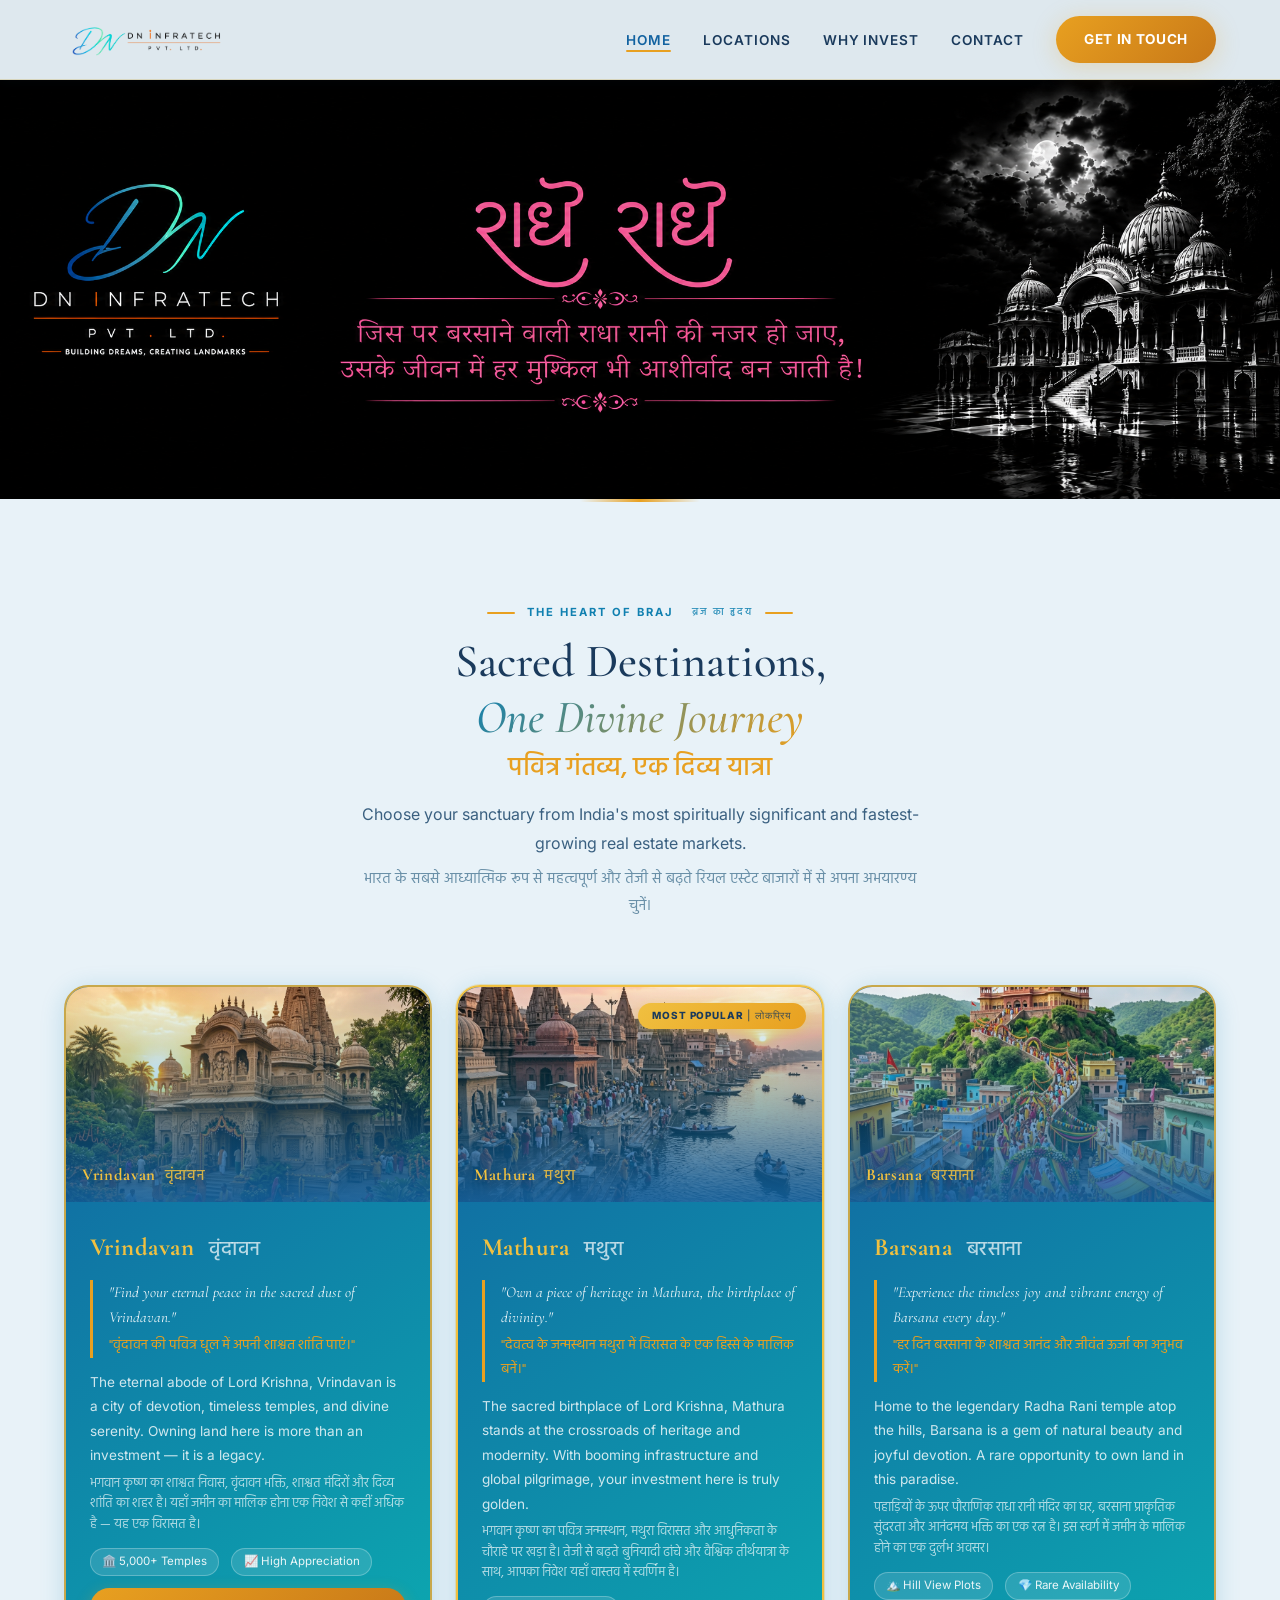
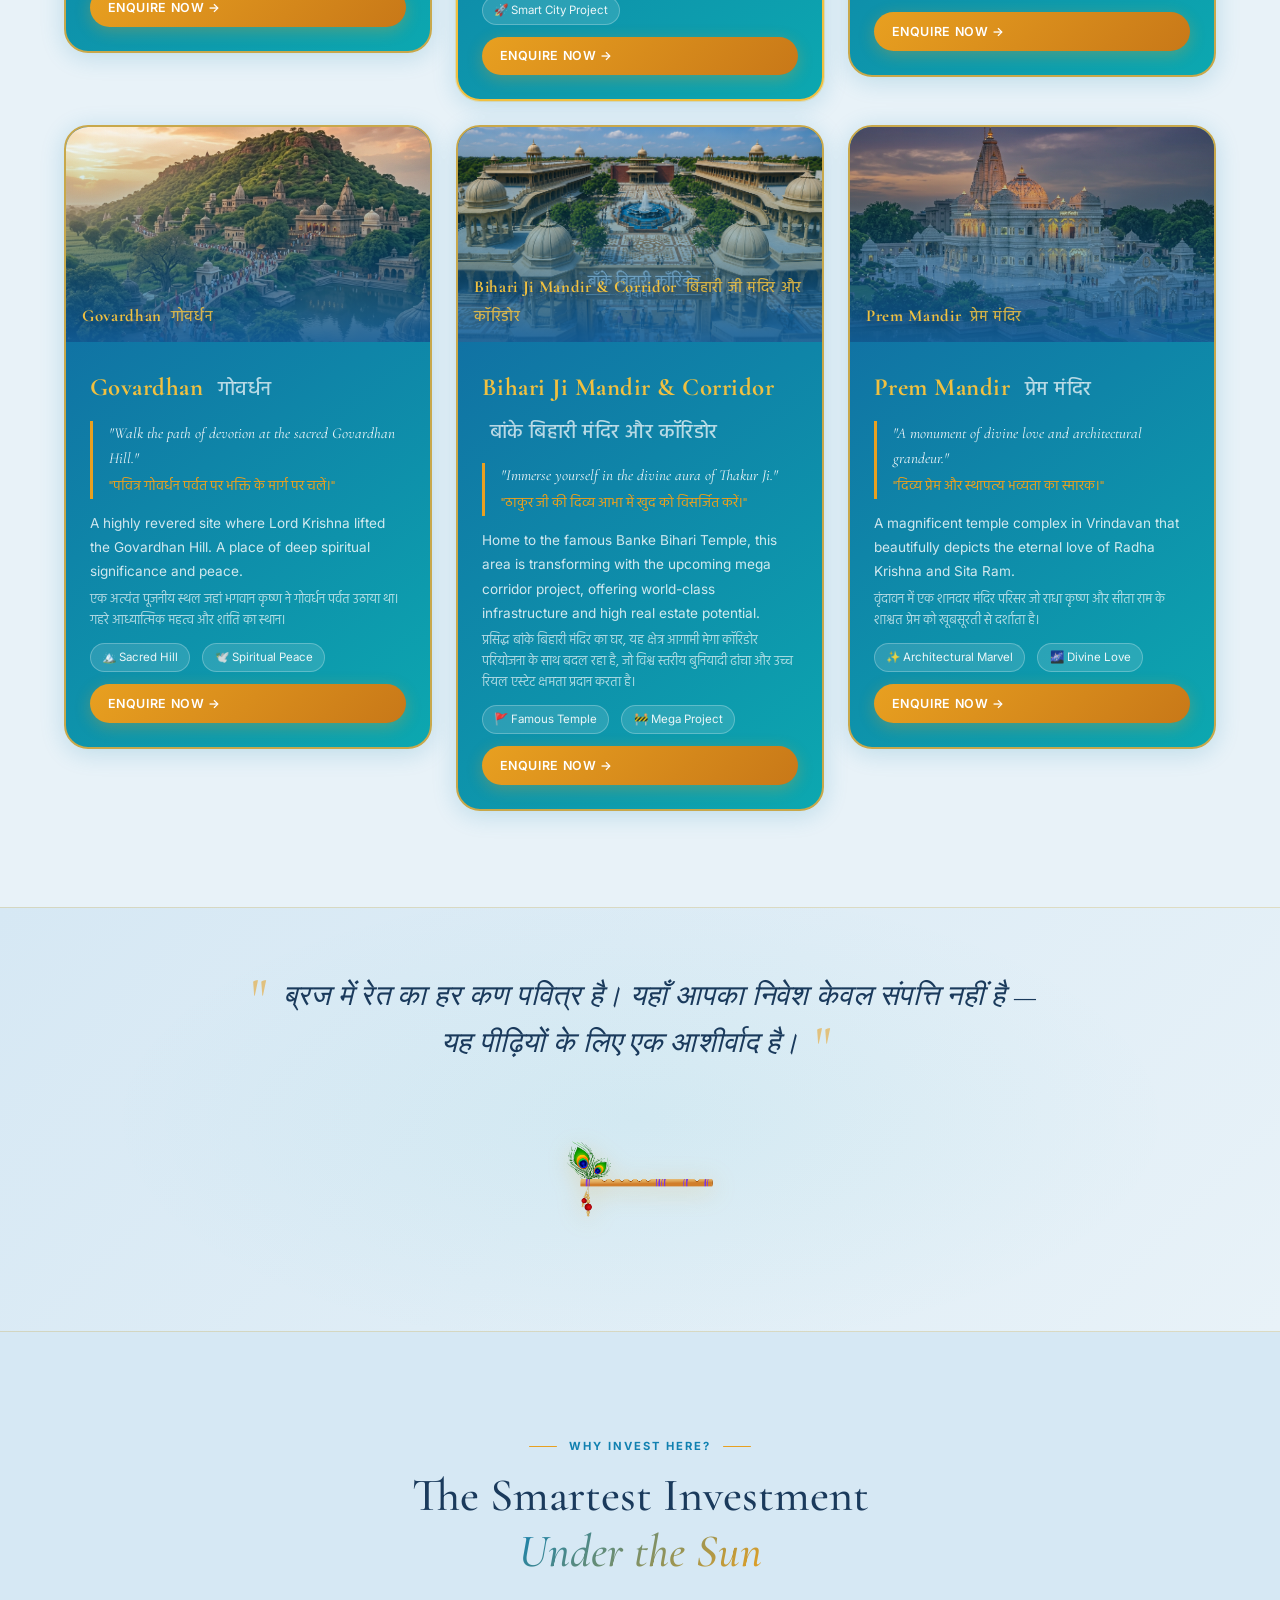
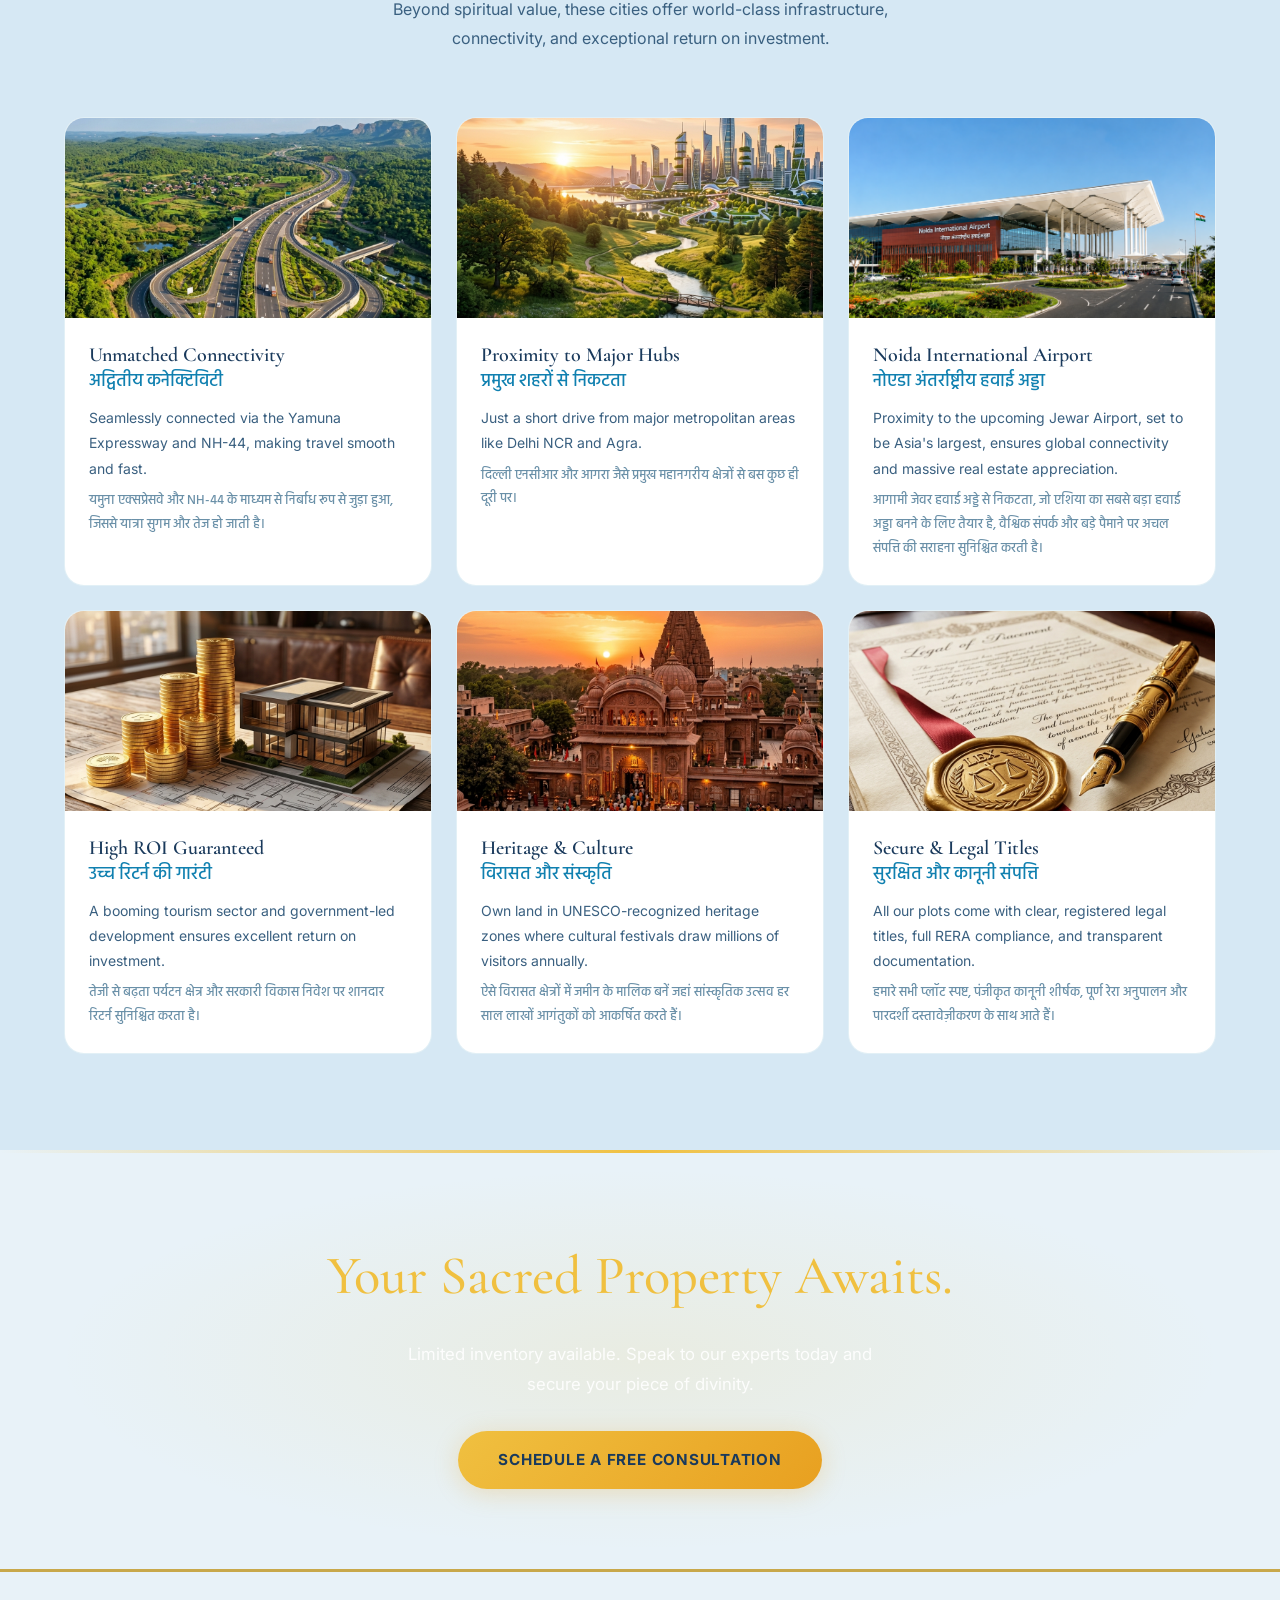
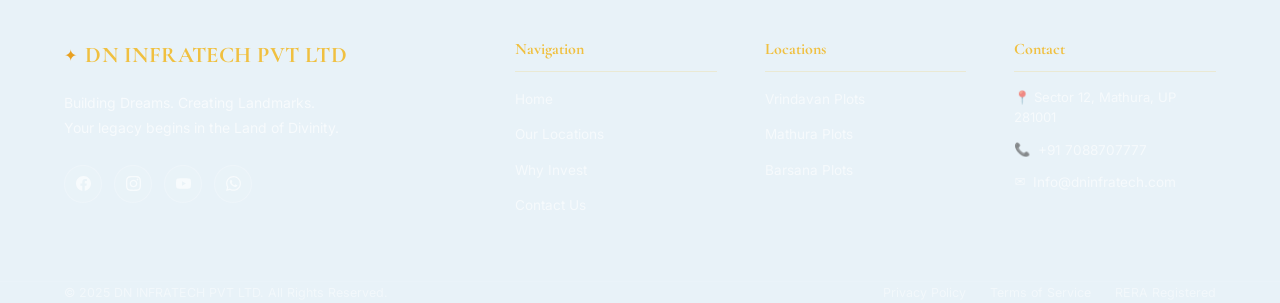
<file: index.html>
<!DOCTYPE html>
<html lang="en">

<head>
  <meta charset="UTF-8" />
  <meta name="viewport" content="width=device-width, initial-scale=1.0" />
  <title>DN INFRATECH PVT LTD — Sacred Real Estate in Vrindavan, Mathura & Barsana</title>
  <meta name="description"
    content="Invest in premium sacred land in Vrindavan, Mathura, and Barsana. DivineLands offers exclusive plots in the spiritual heartland of India with exceptional ROI and connectivity." />
  <link rel="preconnect" href="https://fonts.googleapis.com" />
  <link rel="preconnect" href="https://fonts.gstatic.com" crossorigin />
  <link
    href="https://fonts.googleapis.com/css2?family=Cormorant+Garamond:ital,wght@0,300;0,400;0,500;0,600;0,700;1,300;1,400;1,600&family=Inter:wght@300;400;500;600;700&display=swap"
    rel="stylesheet" />
  <link rel="stylesheet" href="style.css" />
</head>

<body>

  <!-- NAVIGATION -->
  <nav class="navbar" id="navbar">
    <div class="nav-container">
      <a href="index.html" class="nav-logo">
        <img src="assets/logo.png" alt="DN INFRATECH PVT LTD" class="nav-logo-img" />
      </a>
      <ul class="nav-links" id="navLinks">
        <li><a href="index.html" class="nav-link active">Home</a></li>
        <li><a href="#locations" class="nav-link">Locations</a></li>
        <li><a href="#benefits" class="nav-link">Why Invest</a></li>
        <li><a href="contact.html" class="nav-link">Contact</a></li>
        <li class="nav-mobile-cta" style="display:none;"><a href="contact.html">GET QUOTE</a></li>
        <li class="nav-mobile-tagline" style="display:none;">DN INFRATECH PVT LTD · Sacred Real Estate</li>
      </ul>
      <a href="contact.html" class="btn btn-primary nav-cta">Get in Touch</a>
      <button class="hamburger" id="hamburger" aria-label="Toggle menu">
        <span></span><span></span><span></span>
      </button>
    </div>
  </nav>

  <!-- HERO SECTION -->
  <section class="hero" id="hero">
    <img src="assets/cover.png" alt="DN INFRATECH PVT LTD — राधे राधे" class="hero-cover-img" />
  </section>



  <!-- LOCATIONS (BRAJ) SECTION -->
  <section class="locations" id="locations">
    <div class="container">
      <div class="section-header">
        <span class="section-tag">The Heart of Braj <span class="hi-text-header-tag">ब्रज का हृदय</span></span>
        <h2 class="section-title">Sacred Destinations,<br /><em>One Divine Journey</em><br><span
            class="hi-text-title">पवित्र गंतव्य, एक दिव्य यात्रा</span></h2>
        <p class="section-subtitle">Choose your sanctuary from India's most spiritually significant and fastest-growing
          real estate markets.<br><span class="hi-text-subtitle">भारत के सबसे आध्यात्मिक रूप से महत्वपूर्ण और तेजी से
            बढ़ते रियल एस्टेट बाजारों में से अपना अभयारण्य चुनें।</span></p>
      </div>

      <div class="location-grid">

        <div class="location-card reveal" data-delay="0">
          <div class="location-img-wrap">
            <img src="assets/vrindavan.png" alt="Vrindavan Temple" class="location-img" loading="lazy" />
            <div class="location-img-overlay"></div>
            <span class="location-badge">Vrindavan <span class="badge-hi">वृंदावन</span></span>
          </div>
          <div class="location-body">
            <h3 class="location-name">Vrindavan <span class="location-name-hi">वृंदावन</span></h3>
            <p class="location-quote">"Find your eternal peace in the sacred dust of Vrindavan."<br><span
                class="location-quote-hi">"वृंदावन की पवित्र धूल में अपनी शाश्वत शांति पाएं।"</span></p>
            <p class="location-desc">The eternal abode of Lord Krishna, Vrindavan is a city of devotion, timeless
              temples, and divine serenity. Owning land here is more than an investment — it is a legacy.<br><span
                class="location-desc-hi">भगवान कृष्ण का शाश्वत निवास, वृंदावन भक्ति, शाश्वत मंदिरों और दिव्य शांति का
                शहर है। यहाँ जमीन का मालिक होना एक निवेश से कहीं अधिक है — यह एक विरासत है।</span></p>
            <div class="location-meta">
              <span class="meta-item">🏛️ 5,000+ Temples</span>
              <span class="meta-item">📈 High Appreciation</span>
            </div>
            <a href="contact.html" class="btn btn-card btn-card--gold">Enquire Now →</a>
          </div>
        </div>

        <div class="location-card location-card--featured reveal" data-delay="150">
          <div class="featured-ribbon">Most Popular <span style="font-weight: 500; opacity: 0.8;">| लोकप्रिय</span>
          </div>
          <div class="location-img-wrap">
            <img src="assets/mathura.png" alt="Mathura Ghats" class="location-img" loading="lazy" />
            <div class="location-img-overlay"></div>
            <span class="location-badge">Mathura <span class="badge-hi">मथुरा</span></span>
          </div>
          <div class="location-body">
            <h3 class="location-name">Mathura <span class="location-name-hi">मथुरा</span></h3>
            <p class="location-quote">"Own a piece of heritage in Mathura, the birthplace of divinity."<br><span
                class="location-quote-hi">"देवत्व के जन्मस्थान मथुरा में विरासत के एक हिस्से के मालिक बनें।"</span></p>
            <p class="location-desc">The sacred birthplace of Lord Krishna, Mathura stands at the crossroads of heritage
              and modernity. With booming infrastructure and global pilgrimage, your investment here is truly
              golden.<br><span class="location-desc-hi">भगवान कृष्ण का पवित्र जन्मस्थान, मथुरा विरासत और आधुनिकता के
                चौराहे पर खड़ा है। तेजी से बढ़ते बुनियादी ढांचे और वैश्विक तीर्थयात्रा के साथ, आपका निवेश यहाँ वास्तव
                में स्वर्णिम है।</span></p>
            <div class="location-meta">
              <span class="meta-item">🚀 Smart City Project</span>
            </div>
            <a href="contact.html" class="btn btn-card btn-card--gold">Enquire Now →</a>
          </div>
        </div>

        <div class="location-card reveal" data-delay="300">
          <div class="location-img-wrap">
            <img src="assets/barsana.png" alt="Barsana Hills" class="location-img" loading="lazy" />
            <div class="location-img-overlay"></div>
            <span class="location-badge">Barsana <span class="badge-hi">बरसाना</span></span>
          </div>
          <div class="location-body">

            <h3 class="location-name">Barsana <span class="location-name-hi">बरसाना</span></h3>
            <p class="location-quote">"Experience the timeless joy and vibrant energy of Barsana every day."<br><span
                class="location-quote-hi">"हर दिन बरसाना के शाश्वत आनंद और जीवंत ऊर्जा का अनुभव करें।"</span></p>
            <p class="location-desc">Home to the legendary Radha Rani temple atop the hills, Barsana is a gem of natural
              beauty and joyful devotion. A rare opportunity to own land in this paradise.<br><span
                class="location-desc-hi">पहाड़ियों के ऊपर पौराणिक राधा रानी मंदिर का घर, बरसाना प्राकृतिक सुंदरता और
                आनंदमय भक्ति का एक रत्न है। इस स्वर्ग में जमीन के मालिक होने का एक दुर्लभ अवसर।</span></p>
            <div class="location-meta">
              <span class="meta-item">🏔️ Hill View Plots</span>
              <span class="meta-item">💎 Rare Availability</span>
            </div>
            <a href="contact.html" class="btn btn-card btn-card--gold">Enquire Now →</a>
          </div>
        </div>

        <div class="location-card reveal" data-delay="450">
          <div class="location-img-wrap">
            <img src="assets/govardhan.png" alt="Govardhan Hill" class="location-img" loading="lazy" />
            <div class="location-img-overlay"></div>
            <span class="location-badge">Govardhan <span class="badge-hi">गोवर्धन</span></span>
          </div>
          <div class="location-body">

            <h3 class="location-name">Govardhan <span class="location-name-hi">गोवर्धन</span></h3>
            <p class="location-quote">"Walk the path of devotion at the sacred Govardhan Hill."<br><span
                class="location-quote-hi">"पवित्र गोवर्धन पर्वत पर भक्ति के मार्ग पर चलें।"</span></p>
            <p class="location-desc">A highly revered site where Lord Krishna lifted the Govardhan Hill. A place of deep
              spiritual significance and peace.<br><span class="location-desc-hi">एक अत्यंत पूजनीय स्थल जहां भगवान कृष्ण
                ने गोवर्धन पर्वत उठाया था। गहरे आध्यात्मिक महत्व और शांति का स्थान।</span></p>
            <div class="location-meta">
              <span class="meta-item">🏔️ Sacred Hill</span>
              <span class="meta-item">🕊️ Spiritual Peace</span>
            </div>
            <a href="contact.html" class="btn btn-card btn-card--gold">Enquire Now →</a>
          </div>
        </div>

        <div class="location-card reveal" data-delay="600">
          <div class="location-img-wrap">
            <img src="assets/IMG_0677.PNG" alt="Banke Bihari Temple and Corridor" class="location-img" loading="lazy" />
            <div class="location-img-overlay"></div>
            <span class="location-badge">Bihari Ji Mandir & Corridor <span class="badge-hi">बिहारी जी मंदिर और
                कॉरिडोर</span></span>
          </div>
          <div class="location-body">
            <h3 class="location-name">Bihari Ji Mandir & Corridor <span class="location-name-hi">बांके बिहारी मंदिर और
                कॉरिडोर</span></h3>
            <p class="location-quote">"Immerse yourself in the divine aura of Thakur Ji."<br><span
                class="location-quote-hi">"ठाकुर जी की दिव्य आभा में खुद को विसर्जित करें।"</span></p>
            <p class="location-desc">Home to the famous Banke Bihari Temple, this area is transforming with the upcoming
              mega corridor project, offering world-class infrastructure and high real estate potential.<br><span
                class="location-desc-hi">प्रसिद्ध बांके बिहारी मंदिर का घर, यह क्षेत्र आगामी मेगा कॉरिडोर परियोजना के
                साथ बदल रहा है, जो विश्व स्तरीय बुनियादी ढांचा और उच्च रियल एस्टेट क्षमता प्रदान करता है।</span></p>
            <div class="location-meta">
              <span class="meta-item">🚩 Famous Temple</span>
              <span class="meta-item">🚧 Mega Project</span>
            </div>
            <a href="contact.html" class="btn btn-card btn-card--gold">Enquire Now →</a>
          </div>
        </div>

        <div class="location-card reveal" data-delay="750">
          <div class="location-img-wrap">
            <img src="assets/prem_mandir.png" alt="Prem Mandir" class="location-img" loading="lazy" />
            <div class="location-img-overlay"></div>
            <span class="location-badge">Prem Mandir <span class="badge-hi">प्रेम मंदिर</span></span>
          </div>
          <div class="location-body">
            <h3 class="location-name">Prem Mandir <span class="location-name-hi">प्रेम मंदिर</span></h3>
            <p class="location-quote">"A monument of divine love and architectural grandeur."<br><span
                class="location-quote-hi">"दिव्य प्रेम और स्थापत्य भव्यता का स्मारक।"</span></p>
            <p class="location-desc">A magnificent temple complex in Vrindavan that beautifully depicts the eternal love
              of Radha Krishna and Sita Ram.<br><span class="location-desc-hi">वृंदावन में एक शानदार मंदिर परिसर जो राधा
                कृष्ण और सीता राम के शाश्वत प्रेम को खूबसूरती से दर्शाता है।</span></p>
            <div class="location-meta">
              <span class="meta-item">✨ Architectural Marvel</span>
              <span class="meta-item">🌌 Divine Love</span>
            </div>
            <a href="contact.html" class="btn btn-card btn-card--gold">Enquire Now →</a>
          </div>
        </div>

      </div>
    </div>
  </section>

  <!-- DIVIDER QUOTE -->
  <section class="divider-quote">
    <div class="container">
      <blockquote class="central-quote reveal">
        <span class="quote-mark">"</span>
        ब्रज में रेत का हर कण पवित्र है। यहाँ आपका निवेश केवल संपत्ति नहीं है — यह पीढ़ियों के लिए एक आशीर्वाद है।
        <span class="quote-mark">"</span>
      </blockquote>
      <div class="flute-wrap reveal" data-delay="150">
        <img src="assets/flute.png" alt="Krishna Flute" class="flute-icon" style="width: 160px; height: auto;" />
      </div>
    </div>
  </section>

  <!-- WHY INVEST SECTION -->
  <section class="benefits" id="benefits">
    <div class="container">
      <div class="section-header">
        <span class="section-tag">Why Invest Here?</span>
        <h2 class="section-title">The Smartest Investment<br /><em>Under the Sun</em></h2>
        <p class="section-subtitle">Beyond spiritual value, these cities offer world-class infrastructure, connectivity,
          and exceptional return on investment.</p>
      </div>

      <div class="benefits-grid">
        <div class="benefit-card reveal" data-delay="0">
          <div class="benefit-img-wrap">
            <img src="assets/highway_connectivity.png" alt="Unmatched Connectivity" class="benefit-img"
              loading="lazy" />
          </div>
          <div class="benefit-content">
            <h3 class="benefit-title">Unmatched Connectivity<br><span class="hi-text">अद्वितीय कनेक्टिविटी</span></h3>
            <p class="benefit-desc">Seamlessly connected via the Yamuna Expressway and NH-44, making travel smooth and
              fast.<br><span class="hi-text">यमुना एक्सप्रेसवे और NH-44 के माध्यम से निर्बाध रूप से जुड़ा हुआ, जिससे
                यात्रा सुगम और तेज हो जाती है।</span></p>
          </div>
        </div>
        <div class="benefit-card reveal" data-delay="100">
          <div class="benefit-img-wrap">
            <img src="assets/city_proximity.png" alt="Proximity to Major Hubs" class="benefit-img" loading="lazy" />
          </div>
          <div class="benefit-content">
            <h3 class="benefit-title">Proximity to Major Hubs<br><span class="hi-text">प्रमुख शहरों से निकटता</span>
            </h3>
            <p class="benefit-desc">Just a short drive from major metropolitan areas like Delhi NCR and Agra.<br><span
                class="hi-text">दिल्ली एनसीआर और आगरा जैसे प्रमुख महानगरीय क्षेत्रों से बस कुछ ही दूरी पर।</span></p>
          </div>
        </div>
        <div class="benefit-card reveal" data-delay="200">
          <div class="benefit-img-wrap">
            <img src="assets/IMG_0665.PNG" alt="Noida International Airport" class="benefit-img" loading="lazy" />
          </div>
          <div class="benefit-content">
            <h3 class="benefit-title">Noida International Airport<br><span class="hi-text">नोएडा अंतर्राष्ट्रीय हवाई
                अड्डा</span></h3>
            <p class="benefit-desc">Proximity to the upcoming Jewar Airport, set to be Asia's largest, ensures global
              connectivity and massive real estate appreciation.<br><span class="hi-text">आगामी जेवर हवाई अड्डे से
                निकटता, जो एशिया का सबसे बड़ा हवाई अड्डा बनने के लिए तैयार है, वैश्विक संपर्क और बड़े पैमाने पर अचल
                संपत्ति की सराहना सुनिश्चित करती है।</span></p>
          </div>
        </div>
        <div class="benefit-card reveal" data-delay="0">
          <div class="benefit-img-wrap">
            <img src="assets/high_roi.png" alt="High ROI Guaranteed" class="benefit-img" loading="lazy" />
          </div>
          <div class="benefit-content">
            <h3 class="benefit-title">High ROI Guaranteed<br><span class="hi-text">उच्च रिटर्न की गारंटी</span></h3>
            <p class="benefit-desc">A booming tourism sector and government-led development ensures excellent return on
              investment.<br><span class="hi-text">तेजी से बढ़ता पर्यटन क्षेत्र और सरकारी विकास निवेश पर शानदार रिटर्न
                सुनिश्चित करता है।</span></p>
          </div>
        </div>
        <div class="benefit-card reveal" data-delay="100">
          <div class="benefit-img-wrap">
            <img src="assets/heritage_culture.png" alt="Heritage & Culture" class="benefit-img" loading="lazy" />
          </div>
          <div class="benefit-content">
            <h3 class="benefit-title">Heritage & Culture<br><span class="hi-text">विरासत और संस्कृति</span></h3>
            <p class="benefit-desc">Own land in UNESCO-recognized heritage zones where cultural festivals draw millions
              of visitors annually.<br><span class="hi-text">ऐसे विरासत क्षेत्रों में जमीन के मालिक बनें जहां सांस्कृतिक
                उत्सव हर साल लाखों आगंतुकों को आकर्षित करते हैं।</span></p>
          </div>
        </div>
        <div class="benefit-card reveal" data-delay="200">
          <div class="benefit-img-wrap">
            <img src="assets/secure_titles.png" alt="Secure & Legal Titles" class="benefit-img" loading="lazy" />
          </div>
          <div class="benefit-content">
            <h3 class="benefit-title">Secure & Legal Titles<br><span class="hi-text">सुरक्षित और कानूनी संपत्ति</span>
            </h3>
            <p class="benefit-desc">All our plots come with clear, registered legal titles, full RERA compliance, and
              transparent documentation.<br><span class="hi-text">हमारे सभी प्लॉट स्पष्ट, पंजीकृत कानूनी शीर्षक, पूर्ण
                रेरा अनुपालन और पारदर्शी दस्तावेज़ीकरण के साथ आते हैं।</span></p>
          </div>
        </div>
      </div>
    </div>
  </section>



  <!-- CTA BANNER -->
  <section class="cta-banner">
    <div class="cta-banner-bg"></div>
    <div class="container cta-content">
      <h2 class="cta-title">Your Sacred Property Awaits.</h2>
      <p class="cta-sub">Limited inventory available. Speak to our experts today and secure your piece of divinity.</p>
      <a href="contact.html" class="btn btn-gold btn-lg">Schedule a Free Consultation</a>
    </div>
  </section>

  <!-- FOOTER -->
  <footer class="footer">
    <div class="container footer-inner">
      <div class="footer-brand">
        <a href="index.html" class="nav-logo footer-logo">
          <span class="logo-icon">✦</span>
          <span class="logo-text">DN INFRATECH PVT LTD</span>
        </a>
        <p class="footer-tagline">Building Dreams. Creating Landmarks.<br />Your legacy begins in the Land of Divinity.
        </p>
        <div class="social-links">
          <a href="#" class="social-link" aria-label="Facebook">
            <svg viewBox="0 0 24 24" fill="currentColor">
              <path
                d="M24 12.073c0-6.627-5.373-12-12-12s-12 5.373-12 12c0 5.99 4.388 10.954 10.125 11.854v-8.385H7.078v-3.47h3.047V9.43c0-3.007 1.792-4.669 4.533-4.669 1.312 0 2.686.235 2.686.235v2.953H15.83c-1.491 0-1.956.925-1.956 1.874v2.25h3.328l-.532 3.47h-2.796v8.385C19.612 23.027 24 18.062 24 12.073z" />
            </svg>
          </a>
          <a href="#" class="social-link" aria-label="Instagram">
            <svg viewBox="0 0 24 24" fill="currentColor">
              <path
                d="M12 2.163c3.204 0 3.584.012 4.85.07 3.252.148 4.771 1.691 4.919 4.919.058 1.265.069 1.645.069 4.849 0 3.205-.012 3.584-.069 4.849-.149 3.225-1.664 4.771-4.919 4.919-1.266.058-1.644.07-4.85.07-3.204 0-3.584-.012-4.849-.07-3.26-.149-4.771-1.699-4.919-4.92-.058-1.265-.07-1.644-.07-4.849 0-3.204.013-3.583.07-4.849.149-3.227 1.664-4.771 4.919-4.919 1.266-.057 1.645-.069 4.849-.069zm0-2.163c-3.259 0-3.667.014-4.947.072-4.358.2-6.78 2.618-6.98 6.98-.059 1.281-.073 1.689-.073 4.948 0 3.259.014 3.668.072 4.948.2 4.358 2.618 6.78 6.98 6.98 1.281.058 1.689.072 4.948.072 3.259 0 3.668-.014 4.948-.072 4.354-.2 6.782-2.618 6.979-6.98.059-1.28.073-1.689.073-4.948 0-3.259-.014-3.667-.072-4.947-.196-4.354-2.617-6.78-6.979-6.98-1.281-.059-1.69-.073-4.949-.073zm0 5.838c-3.403 0-6.162 2.759-6.162 6.162s2.759 6.163 6.162 6.163 6.162-2.759 6.162-6.163c0-3.403-2.759-6.162-6.162-6.162zm0 10.162c-2.209 0-4-1.79-4-4 0-2.209 1.791-4 4-4s4 1.791 4 4c0 2.21-1.791 4-4 4zm6.406-11.845c-.796 0-1.441.645-1.441 1.44s.645 1.44 1.441 1.44c.795 0 1.439-.645 1.439-1.44s-.644-1.44-1.439-1.44z" />
            </svg>
          </a>
          <a href="#" class="social-link" aria-label="YouTube">
            <svg viewBox="0 0 24 24" fill="currentColor">
              <path
                d="M23.498 6.186a3.016 3.016 0 0 0-2.122-2.136C19.505 3.545 12 3.545 12 3.545s-7.505 0-9.377.505A3.017 3.017 0 0 0 .502 6.186C0 8.07 0 12 0 12s0 3.93.502 5.814a3.016 3.016 0 0 0 2.122 2.136c1.871.505 9.376.505 9.376.505s7.505 0 9.377-.505a3.015 3.015 0 0 0 2.122-2.136C24 15.93 24 12 24 12s0-3.93-.502-5.814zM9.545 15.568V8.432L15.818 12l-6.273 3.568z" />
            </svg>
          </a>
          <a href="#" class="social-link" aria-label="WhatsApp">
            <svg viewBox="0 0 24 24" fill="currentColor">
              <path
                d="M17.472 14.382c-.297-.149-1.758-.867-2.03-.967-.273-.099-.471-.148-.67.15-.197.297-.767.966-.94 1.164-.173.199-.347.223-.644.075-.297-.15-1.255-.463-2.39-1.475-.883-.788-1.48-1.761-1.653-2.059-.173-.297-.018-.458.13-.606.134-.133.298-.347.446-.52.149-.174.198-.298.298-.497.099-.198.05-.371-.025-.52-.075-.149-.669-1.612-.916-2.207-.242-.579-.487-.5-.669-.51-.173-.008-.371-.01-.57-.01-.198 0-.52.074-.792.372-.272.297-1.04 1.016-1.04 2.479 0 1.462 1.065 2.875 1.213 3.074.149.198 2.096 3.2 5.077 4.487.709.306 1.262.489 1.694.625.712.227 1.36.195 1.871.118.571-.085 1.758-.719 2.006-1.413.248-.694.248-1.289.173-1.413-.074-.124-.272-.198-.57-.347m-5.421 7.403h-.004a9.87 9.87 0 0 1-5.031-1.378l-.361-.214-3.741.982.998-3.648-.235-.374a9.86 9.86 0 0 1-1.51-5.26c.001-5.45 4.436-9.884 9.888-9.884 2.64 0 5.122 1.03 6.988 2.898a9.825 9.825 0 0 1 2.893 6.994c-.003 5.45-4.437 9.884-9.885 9.884m8.413-18.297A11.815 11.815 0 0 0 12.05 0C5.495 0 .16 5.335.157 11.892c0 2.096.547 4.142 1.588 5.945L.057 24l6.305-1.654a11.882 11.882 0 0 0 5.683 1.448h.005c6.554 0 11.89-5.335 11.893-11.893a11.821 11.821 0 0 0-3.48-8.413Z" />
            </svg>
          </a>
        </div>
      </div>
      <div class="footer-links-group">
        <h4 class="footer-heading">Navigation</h4>
        <ul class="footer-list">
          <li><a href="index.html">Home</a></li>
          <li><a href="#locations">Our Locations</a></li>
          <li><a href="#benefits">Why Invest</a></li>
          <li><a href="contact.html">Contact Us</a></li>
        </ul>
      </div>
      <div class="footer-links-group">
        <h4 class="footer-heading">Locations</h4>
        <ul class="footer-list">
          <li><a href="contact.html">Vrindavan Plots</a></li>
          <li><a href="contact.html">Mathura Plots</a></li>
          <li><a href="contact.html">Barsana Plots</a></li>
        </ul>
      </div>
      <div class="footer-links-group">
        <h4 class="footer-heading">Contact</h4>
        <ul class="footer-list footer-contact">
          <li>📍 Sector 12, Mathura, UP 281001</li>
          <li>📞 <a href="tel:+917088707777" style="color:inherit;">+91 7088707777</a></li>
          <li>✉️ <a href="mailto:Info@dninfratech.com" style="color:inherit;">Info@dninfratech.com</a></li>
        </ul>
      </div>
    </div>
    <div class="footer-bottom">
      <div class="container footer-bottom-inner">
        <p>© 2025 DN INFRATECH PVT LTD. All Rights Reserved.</p>
        <div class="footer-legal">
          <a href="#">Privacy Policy</a>
          <a href="#">Terms of Service</a>
          <a href="#">RERA Registered</a>
        </div>
      </div>
    </div>
  </footer>

  <script src="script.js"></script>
</body>

</html>
</file>
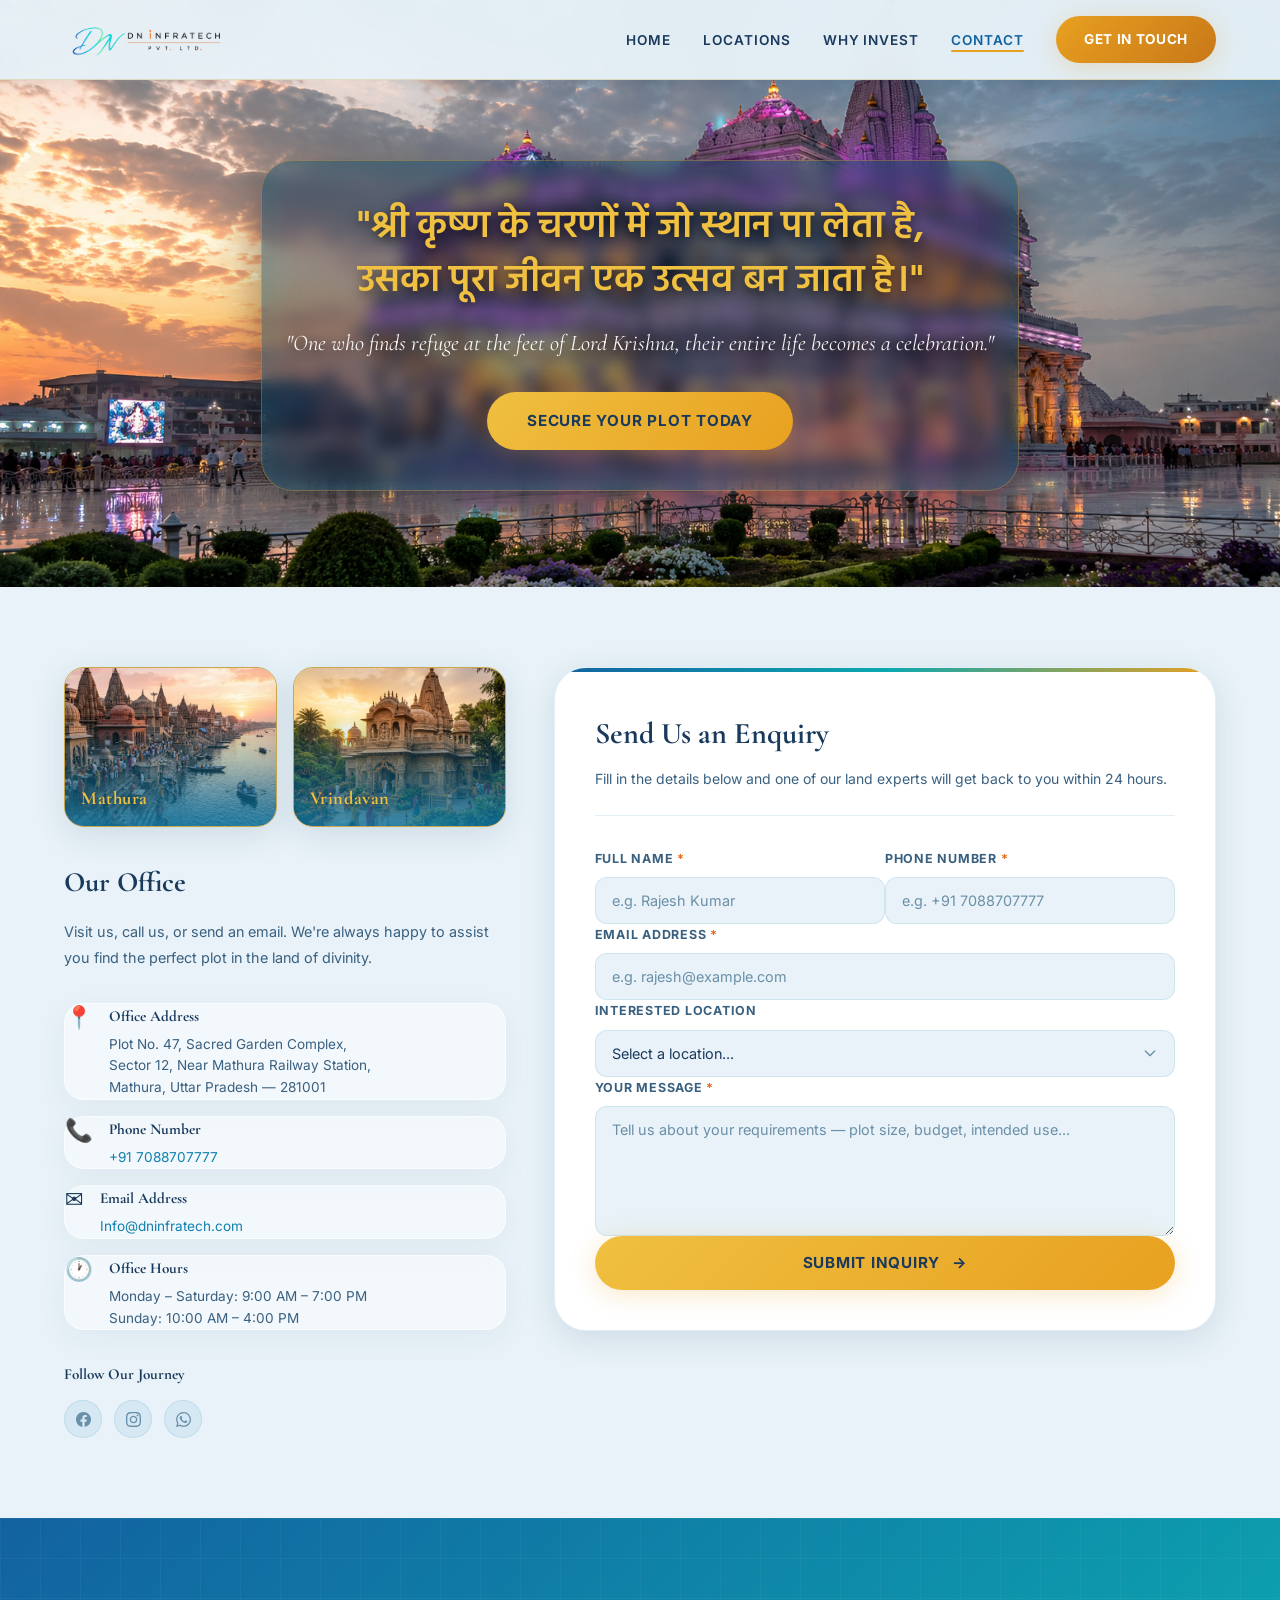
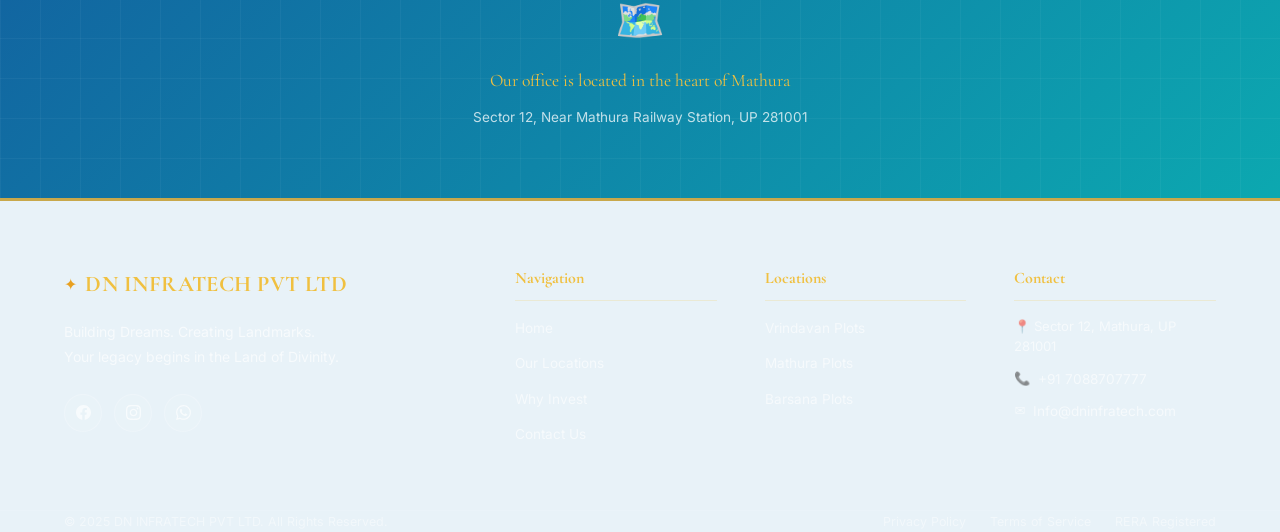
<file: contact.html>
<!DOCTYPE html>
<html lang="en">
<head>
  <meta charset="UTF-8" />
  <meta name="viewport" content="width=device-width, initial-scale=1.0" />
  <title>Contact Us — DN INFRATECH PVT LTD Sacred Real Estate</title>
  <meta name="description" content="Get in touch with DivineLands to enquire about sacred land plots in Vrindavan, Mathura, and Barsana. Our experts are ready to help you secure your spiritual investment." />
  <link rel="preconnect" href="https://fonts.googleapis.com" />
  <link rel="preconnect" href="https://fonts.gstatic.com" crossorigin />
  <link href="https://fonts.googleapis.com/css2?family=Cormorant+Garamond:ital,wght@0,300;0,400;0,500;0,600;0,700;1,300;1,400;1,600&family=Inter:wght@300;400;500;600;700&display=swap" rel="stylesheet" />
  <link rel="stylesheet" href="style.css" />
</head>
<body>

  <!-- NAVIGATION -->
  <nav class="navbar" id="navbar">
    <div class="nav-container">
      <a href="index.html" class="nav-logo">
        <img src="assets/logo.png" alt="DN INFRATECH PVT LTD" class="nav-logo-img" />
      </a>
      <ul class="nav-links" id="navLinks">
        <li><a href="index.html" class="nav-link">Home</a></li>
        <li><a href="index.html#locations" class="nav-link">Locations</a></li>
        <li><a href="index.html#benefits" class="nav-link">Why Invest</a></li>
        <li><a href="contact.html" class="nav-link active">Contact</a></li>
        <li class="nav-mobile-cta" style="display:none;"><a href="contact.html">GET QUOTE</a></li>
        <li class="nav-mobile-tagline" style="display:none;">DN INFRATECH PVT LTD · Sacred Real Estate</li>
      </ul>
      <a href="contact.html" class="btn btn-primary nav-cta">Get in Touch</a>
      <button class="hamburger" id="hamburger" aria-label="Toggle menu">
        <span></span><span></span><span></span>
      </button>
    </div>
  </nav>

  <!-- CONTACT HERO -->
  <section class="contact-hero" style="min-height: 60vh;">
    <div class="contact-hero-bg" style="background-image: url('assets/prem_mandirr.png');"></div>
    <div class="container contact-hero-content">
      <div class="divine-quote-box">
        <h1 class="divine-quote-hi">"श्री कृष्ण के चरणों में जो स्थान पा लेता है,<br>उसका पूरा जीवन एक उत्सव बन जाता है।"</h1>
        <p class="divine-quote-en">"One who finds refuge at the feet of Lord Krishna, their entire life becomes a celebration."</p>
        <div style="margin-top: 2rem;">
          <a href="#contactForm" class="btn btn-gold btn-lg">Secure Your Plot Today</a>
        </div>
      </div>
    </div>
  </section>

  <!-- MAIN CONTACT SECTION -->
  <section class="contact-main">
    <div class="container contact-layout">

      <!-- Contact Info Cards -->
      <div class="contact-info">
        <div class="contact-image-grid">
          <div class="contact-img-wrap">
            <img src="assets/mathura.png" alt="Divine Mathura" class="contact-img" />
            <div class="contact-img-overlay"></div>
            <span class="contact-img-label">Mathura</span>
          </div>
          <div class="contact-img-wrap">
            <img src="assets/vrindavan.png" alt="Sacred Vrindavan" class="contact-img" />
            <div class="contact-img-overlay"></div>
            <span class="contact-img-label">Vrindavan</span>
          </div>
        </div>

        <h2 class="contact-info-title">Our Office</h2>
        <p class="contact-info-sub">Visit us, call us, or send an email. We're always happy to assist you find the perfect plot in the land of divinity.</p>

        <div class="info-cards">
          <div class="info-card">
            <div class="info-icon">📍</div>
            <div class="info-text">
              <h4>Office Address</h4>
              <p>Plot No. 47, Sacred Garden Complex,<br />Sector 12, Near Mathura Railway Station,<br />Mathura, Uttar Pradesh — 281001</p>
            </div>
          </div>
          <div class="info-card">
            <div class="info-icon">📞</div>
            <div class="info-text">
              <h4>Phone Number</h4>
              <p><a href="tel:+917088707777">+91 7088707777</a></p>
            </div>
          </div>
          <div class="info-card">
            <div class="info-icon">✉️</div>
            <div class="info-text">
              <h4>Email Address</h4>
              <p><a href="mailto:Info@dninfratech.com">Info@dninfratech.com</a></p>
            </div>
          </div>
          <div class="info-card">
            <div class="info-icon">🕐</div>
            <div class="info-text">
              <h4>Office Hours</h4>
              <p>Monday – Saturday: 9:00 AM – 7:00 PM</p>
              <p>Sunday: 10:00 AM – 4:00 PM</p>
            </div>
          </div>
        </div>

        <div class="contact-social">
          <h4>Follow Our Journey</h4>
          <div class="social-links">
            <a href="#" class="social-link" aria-label="Facebook">
              <svg viewBox="0 0 24 24" fill="currentColor"><path d="M24 12.073c0-6.627-5.373-12-12-12s-12 5.373-12 12c0 5.99 4.388 10.954 10.125 11.854v-8.385H7.078v-3.47h3.047V9.43c0-3.007 1.792-4.669 4.533-4.669 1.312 0 2.686.235 2.686.235v2.953H15.83c-1.491 0-1.956.925-1.956 1.874v2.25h3.328l-.532 3.47h-2.796v8.385C19.612 23.027 24 18.062 24 12.073z"/></svg>
            </a>
            <a href="#" class="social-link" aria-label="Instagram">
              <svg viewBox="0 0 24 24" fill="currentColor"><path d="M12 2.163c3.204 0 3.584.012 4.85.07 3.252.148 4.771 1.691 4.919 4.919.058 1.265.069 1.645.069 4.849 0 3.205-.012 3.584-.069 4.849-.149 3.225-1.664 4.771-4.919 4.919-1.266.058-1.644.07-4.85.07-3.204 0-3.584-.012-4.849-.07-3.26-.149-4.771-1.699-4.919-4.92-.058-1.265-.07-1.644-.07-4.849 0-3.204.013-3.583.07-4.849.149-3.227 1.664-4.771 4.919-4.919 1.266-.057 1.645-.069 4.849-.069zm0-2.163c-3.259 0-3.667.014-4.947.072-4.358.2-6.78 2.618-6.98 6.98-.059 1.281-.073 1.689-.073 4.948 0 3.259.014 3.668.072 4.948.2 4.358 2.618 6.78 6.98 6.98 1.281.058 1.689.072 4.948.072 3.259 0 3.668-.014 4.948-.072 4.354-.2 6.782-2.618 6.979-6.98.059-1.28.073-1.689.073-4.948 0-3.259-.014-3.667-.072-4.947-.196-4.354-2.617-6.78-6.979-6.98-1.281-.059-1.69-.073-4.949-.073zm0 5.838c-3.403 0-6.162 2.759-6.162 6.162s2.759 6.163 6.162 6.163 6.162-2.759 6.162-6.163c0-3.403-2.759-6.162-6.162-6.162zm0 10.162c-2.209 0-4-1.79-4-4 0-2.209 1.791-4 4-4s4 1.791 4 4c0 2.21-1.791 4-4 4zm6.406-11.845c-.796 0-1.441.645-1.441 1.44s.645 1.44 1.441 1.44c.795 0 1.439-.645 1.439-1.44s-.644-1.44-1.439-1.44z"/></svg>
            </a>
            <a href="#" class="social-link" aria-label="WhatsApp">
              <svg viewBox="0 0 24 24" fill="currentColor"><path d="M17.472 14.382c-.297-.149-1.758-.867-2.03-.967-.273-.099-.471-.148-.67.15-.197.297-.767.966-.94 1.164-.173.199-.347.223-.644.075-.297-.15-1.255-.463-2.39-1.475-.883-.788-1.48-1.761-1.653-2.059-.173-.297-.018-.458.13-.606.134-.133.298-.347.446-.52.149-.174.198-.298.298-.497.099-.198.05-.371-.025-.52-.075-.149-.669-1.612-.916-2.207-.242-.579-.487-.5-.669-.51-.173-.008-.371-.01-.57-.01-.198 0-.52.074-.792.372-.272.297-1.04 1.016-1.04 2.479 0 1.462 1.065 2.875 1.213 3.074.149.198 2.096 3.2 5.077 4.487.709.306 1.262.489 1.694.625.712.227 1.36.195 1.871.118.571-.085 1.758-.719 2.006-1.413.248-.694.248-1.289.173-1.413-.074-.124-.272-.198-.57-.347m-5.421 7.403h-.004a9.87 9.87 0 0 1-5.031-1.378l-.361-.214-3.741.982.998-3.648-.235-.374a9.86 9.86 0 0 1-1.51-5.26c.001-5.45 4.436-9.884 9.888-9.884 2.64 0 5.122 1.03 6.988 2.898a9.825 9.825 0 0 1 2.893 6.994c-.003 5.45-4.437 9.884-9.885 9.884m8.413-18.297A11.815 11.815 0 0 0 12.05 0C5.495 0 .16 5.335.157 11.892c0 2.096.547 4.142 1.588 5.945L.057 24l6.305-1.654a11.882 11.882 0 0 0 5.683 1.448h.005c6.554 0 11.89-5.335 11.893-11.893a11.821 11.821 0 0 0-3.48-8.413Z"/></svg>
            </a>
          </div>
        </div>
      </div>

      <!-- Contact Form -->
      <div class="contact-form-wrap">
        <div class="form-header">
          <h2 class="form-title">Send Us an Enquiry</h2>
          <p class="form-sub">Fill in the details below and one of our land experts will get back to you within 24 hours.</p>
        </div>

        <form class="contact-form" id="contactForm" novalidate>
          <div class="form-row">
            <div class="form-group">
              <label for="fullName" class="form-label">Full Name <span class="required">*</span></label>
              <input type="text" id="fullName" name="fullName" class="form-input" placeholder="e.g. Rajesh Kumar" required />
              <span class="form-error" id="nameError">Please enter your full name.</span>
            </div>
            <div class="form-group">
              <label for="phone" class="form-label">Phone Number <span class="required">*</span></label>
              <input type="tel" id="phone" name="phone" class="form-input" placeholder="e.g. +91 7088707777" required />
              <span class="form-error" id="phoneError">Please enter a valid phone number.</span>
            </div>
          </div>

          <div class="form-group">
            <label for="email" class="form-label">Email Address <span class="required">*</span></label>
            <input type="email" id="email" name="email" class="form-input" placeholder="e.g. rajesh@example.com" required />
            <span class="form-error" id="emailError">Please enter a valid email address.</span>
          </div>

          <div class="form-group">
            <label for="location" class="form-label">Interested Location</label>
            <select id="location" name="location" class="form-input form-select">
              <option value="" disabled selected>Select a location...</option>
              <option value="vrindavan">Vrindavan</option>
              <option value="mathura">Mathura</option>
              <option value="barsana">Barsana</option>
              <option value="all">All Locations</option>
            </select>
          </div>

          <div class="form-group">
            <label for="message" class="form-label">Your Message <span class="required">*</span></label>
            <textarea id="message" name="message" class="form-input form-textarea" rows="5" placeholder="Tell us about your requirements — plot size, budget, intended use..." required></textarea>
            <span class="form-error" id="messageError">Please enter your message.</span>
          </div>

          <button type="submit" class="btn btn-gold btn-lg btn-submit" id="submitBtn">
            <span class="btn-text">Submit Inquiry</span>
            <span class="btn-icon">→</span>
          </button>
        </form>

        <!-- Success Message -->
        <div class="form-success" id="formSuccess">
          <div class="success-icon">✦</div>
          <h3>Inquiry Sent Successfully!</h3>
          <p>Thank you for reaching out. Our team will connect with you within 24 hours to discuss your sacred investment journey.</p>
          <a href="index.html" class="btn btn-card">Back to Home</a>
        </div>
      </div>

    </div>
  </section>

  <!-- MAP PLACEHOLDER -->
  <section class="map-section">
    <div class="map-placeholder">
      <div class="map-overlay-text">
        <div class="map-icon">🗺️</div>
        <p>Our office is located in the heart of Mathura</p>
        <span>Sector 12, Near Mathura Railway Station, UP 281001</span>
      </div>
    </div>
  </section>

  <!-- FOOTER -->
  <footer class="footer">
    <div class="container footer-inner">
      <div class="footer-brand">
        <a href="index.html" class="nav-logo footer-logo">
          <span class="logo-icon">✦</span>
          <span class="logo-text">DN INFRATECH PVT LTD</span>
        </a>
        <p class="footer-tagline">Building Dreams. Creating Landmarks.<br />Your legacy begins in the Land of Divinity.</p>
        <div class="social-links">
          <a href="#" class="social-link" aria-label="Facebook">
            <svg viewBox="0 0 24 24" fill="currentColor"><path d="M24 12.073c0-6.627-5.373-12-12-12s-12 5.373-12 12c0 5.99 4.388 10.954 10.125 11.854v-8.385H7.078v-3.47h3.047V9.43c0-3.007 1.792-4.669 4.533-4.669 1.312 0 2.686.235 2.686.235v2.953H15.83c-1.491 0-1.956.925-1.956 1.874v2.25h3.328l-.532 3.47h-2.796v8.385C19.612 23.027 24 18.062 24 12.073z"/></svg>
          </a>
          <a href="#" class="social-link" aria-label="Instagram">
            <svg viewBox="0 0 24 24" fill="currentColor"><path d="M12 2.163c3.204 0 3.584.012 4.85.07 3.252.148 4.771 1.691 4.919 4.919.058 1.265.069 1.645.069 4.849 0 3.205-.012 3.584-.069 4.849-.149 3.225-1.664 4.771-4.919 4.919-1.266.058-1.644.07-4.85.07-3.204 0-3.584-.012-4.849-.07-3.26-.149-4.771-1.699-4.919-4.92-.058-1.265-.07-1.644-.07-4.849 0-3.204.013-3.583.07-4.849.149-3.227 1.664-4.771 4.919-4.919 1.266-.057 1.645-.069 4.849-.069zm0-2.163c-3.259 0-3.667.014-4.947.072-4.358.2-6.78 2.618-6.98 6.98-.059 1.281-.073 1.689-.073 4.948 0 3.259.014 3.668.072 4.948.2 4.358 2.618 6.78 6.98 6.98 1.281.058 1.689.072 4.948.072 3.259 0 3.668-.014 4.948-.072 4.354-.2 6.782-2.618 6.979-6.98.059-1.28.073-1.689.073-4.948 0-3.259-.014-3.667-.072-4.947-.196-4.354-2.617-6.78-6.979-6.98-1.281-.059-1.69-.073-4.949-.073zm0 5.838c-3.403 0-6.162 2.759-6.162 6.162s2.759 6.163 6.162 6.163 6.162-2.759 6.162-6.163c0-3.403-2.759-6.162-6.162-6.162zm0 10.162c-2.209 0-4-1.79-4-4 0-2.209 1.791-4 4-4s4 1.791 4 4c0 2.21-1.791 4-4 4zm6.406-11.845c-.796 0-1.441.645-1.441 1.44s.645 1.44 1.441 1.44c.795 0 1.439-.645 1.439-1.44s-.644-1.44-1.439-1.44z"/></svg>
          </a>
          <a href="#" class="social-link" aria-label="WhatsApp">
            <svg viewBox="0 0 24 24" fill="currentColor"><path d="M17.472 14.382c-.297-.149-1.758-.867-2.03-.967-.273-.099-.471-.148-.67.15-.197.297-.767.966-.94 1.164-.173.199-.347.223-.644.075-.297-.15-1.255-.463-2.39-1.475-.883-.788-1.48-1.761-1.653-2.059-.173-.297-.018-.458.13-.606.134-.133.298-.347.446-.52.149-.174.198-.298.298-.497.099-.198.05-.371-.025-.52-.075-.149-.669-1.612-.916-2.207-.242-.579-.487-.5-.669-.51-.173-.008-.371-.01-.57-.01-.198 0-.52.074-.792.372-.272.297-1.04 1.016-1.04 2.479 0 1.462 1.065 2.875 1.213 3.074.149.198 2.096 3.2 5.077 4.487.709.306 1.262.489 1.694.625.712.227 1.36.195 1.871.118.571-.085 1.758-.719 2.006-1.413.248-.694.248-1.289.173-1.413-.074-.124-.272-.198-.57-.347m-5.421 7.403h-.004a9.87 9.87 0 0 1-5.031-1.378l-.361-.214-3.741.982.998-3.648-.235-.374a9.86 9.86 0 0 1-1.51-5.26c.001-5.45 4.436-9.884 9.888-9.884 2.64 0 5.122 1.03 6.988 2.898a9.825 9.825 0 0 1 2.893 6.994c-.003 5.45-4.437 9.884-9.885 9.884m8.413-18.297A11.815 11.815 0 0 0 12.05 0C5.495 0 .16 5.335.157 11.892c0 2.096.547 4.142 1.588 5.945L.057 24l6.305-1.654a11.882 11.882 0 0 0 5.683 1.448h.005c6.554 0 11.89-5.335 11.893-11.893a11.821 11.821 0 0 0-3.48-8.413Z"/></svg>
          </a>
        </div>
      </div>
      <div class="footer-links-group">
        <h4 class="footer-heading">Navigation</h4>
        <ul class="footer-list">
          <li><a href="index.html">Home</a></li>
          <li><a href="index.html#locations">Our Locations</a></li>
          <li><a href="index.html#benefits">Why Invest</a></li>
          <li><a href="contact.html">Contact Us</a></li>
        </ul>
      </div>
      <div class="footer-links-group">
        <h4 class="footer-heading">Locations</h4>
        <ul class="footer-list">
          <li><a href="contact.html">Vrindavan Plots</a></li>
          <li><a href="contact.html">Mathura Plots</a></li>
          <li><a href="contact.html">Barsana Plots</a></li>
        </ul>
      </div>
      <div class="footer-links-group">
        <h4 class="footer-heading">Contact</h4>
        <ul class="footer-list footer-contact">
          <li>📍 Sector 12, Mathura, UP 281001</li>
          <li>📞 <a href="tel:+917088707777" style="color:inherit;">+91 7088707777</a></li>
          <li>✉️ <a href="mailto:Info@dninfratech.com" style="color:inherit;">Info@dninfratech.com</a></li>
        </ul>
      </div>
    </div>
    <div class="footer-bottom">
      <div class="container footer-bottom-inner">
        <p>© 2025 DN INFRATECH PVT LTD. All Rights Reserved.</p>
        <div class="footer-legal">
          <a href="#">Privacy Policy</a>
          <a href="#">Terms of Service</a>
          <a href="#">RERA Registered</a>
        </div>
      </div>
    </div>
  </footer>

  <script src="script.js"></script>
</body>
</html>
</file>
<file: style.css>
/* ============================================================
   DN INFRATECH PVT LTD — Premium Real Estate CSS
   Theme extracted from brand image (WhatsApp Image 2026-06-29):
   
   BG:        Icy blue-grey  #e4eff7 / #d6e8f4
   Cards:     Teal gradient  #1565a0 → #0ca8b0
   Gold:      Rich gold      #f0c040 / #e8a020
   Text dark: Navy           #1a3a5c
   Text light:#ffffff on teal cards
   Accent:    Saffron-orange #e86a1a (logo underline)
   Border:    Brass gold     #c8a84b
   ============================================================ */

/* --- Google Fonts: Adding Hind for Hindi-style serif feel --- */
@import url('https://fonts.googleapis.com/css2?family=Hind:wght@300;400;500;600;700&family=Tiro+Devanagari+Hindi:ital@0;1&display=swap');

/* --- CSS Custom Properties --- */
:root {
  /* ── Backgrounds (icy blue-grey from image) ── */
  --color-bg:           #e8f2f8;
  --color-bg-alt:       #d6e8f4;
  --color-bg-deep:      #c4daea;
  --color-white:        #ffffff;

  /* ── Teal Card Gradient (from blue card in image) ── */
  --color-teal-dark:    #1262a0;
  --color-teal-mid:     #1080b0;
  --color-teal-bright:  #0ca8b0;
  --color-teal-light:   #2bbec8;
  --color-teal-pale:    rgba(16, 128, 176, 0.10);
  --color-teal-glass:   rgba(16, 128, 176, 0.08);

  /* ── Gold accents (from Hindi heading & borders) ── */
  --color-gold:         #e8a020;
  --color-gold-bright:  #f0c040;
  --color-gold-pale:    rgba(232, 160, 32, 0.12);
  --color-gold-border:  #c8a84b;

  /* ── Saffron (logo orange accent) ── */
  --color-saffron:      #e86a1a;
  --color-saffron-pale: rgba(232, 106, 26, 0.10);

  /* ── Text ── */
  --color-text-primary:   #1a3a5c;   /* deep navy on light bg      */
  --color-text-secondary: #3a6080;   /* medium navy-blue            */
  --color-text-muted:     #6a90a8;   /* muted steel blue            */
  --color-text-on-teal:   #ffffff;   /* white on teal cards         */
  --color-text-gold:      #f0c040;   /* gold headings on teal       */
  --color-text-inverse:   #1a3a5c;   /* dark on gold buttons        */

  /* ── Borders ── */
  --color-border:         rgba(200, 168, 75, 0.30);   /* gold border */
  --color-border-light:   rgba(16, 128, 176, 0.12);   /* teal border */
  --color-border-card:    #c8a84b;

  /* Typography */
  --font-serif:  'Cormorant Garamond', Georgia, serif;
  --font-sans:   'Inter', system-ui, sans-serif;
  --font-hindi:  'Hind', 'Noto Sans Devanagari', sans-serif;

  /* Spacing */
  --space-1:  0.25rem;  --space-2:  0.5rem;
  --space-3:  0.75rem;  --space-4:  1rem;
  --space-6:  1.5rem;   --space-8:  2rem;
  --space-10: 2.5rem;   --space-12: 3rem;
  --space-16: 4rem;     --space-20: 5rem;
  --space-24: 6rem;

  /* Border Radius */
  --radius-sm:   6px;   --radius-md:   12px;
  --radius-lg:   20px;  --radius-xl:   32px;
  --radius-card: 24px;  --radius-full: 9999px;

  /* Shadows — soft on light bg */
  --shadow-sm:   0 2px 12px rgba(26, 58, 92, 0.08);
  --shadow-md:   0 8px 32px rgba(26, 58, 92, 0.12);
  --shadow-lg:   0 20px 60px rgba(26, 58, 92, 0.16);
  --shadow-gold: 0 4px 24px rgba(232, 160, 32, 0.25);
  --shadow-teal: 0 4px 24px rgba(16, 128, 176, 0.20);

  /* Transitions */
  --ease-out:    cubic-bezier(0.22, 1, 0.36, 1);
  --ease-in-out: cubic-bezier(0.65, 0, 0.35, 1);
}

/* --- Reset & Base --- */
*, *::before, *::after { box-sizing: border-box; margin: 0; padding: 0; }
html { scroll-behavior: smooth; font-size: 16px; }

body {
  background-color: var(--color-bg);
  color: var(--color-text-primary);
  font-family: var(--font-sans);
  font-weight: 400;
  line-height: 1.7;
  -webkit-font-smoothing: antialiased;
  overflow-x: hidden;
}

img { max-width: 100%; display: block; }
a { color: inherit; text-decoration: none; transition: color 0.25s ease; }
ul { list-style: none; }

.container {
  max-width: 1200px;
  margin: 0 auto;
  padding: 0 var(--space-6);
}

/* ============================================================
   BUTTONS
   ============================================================ */
.btn {
  display: inline-flex;
  align-items: center;
  gap: var(--space-2);
  padding: 0.75rem 1.75rem;
  border-radius: var(--radius-full);
  font-family: var(--font-sans);
  font-weight: 700;
  font-size: 0.85rem;
  letter-spacing: 0.05em;
  border: none;
  cursor: pointer;
  transition: all 0.3s var(--ease-out);
  position: relative;
  overflow: hidden;
  text-transform: uppercase;
  white-space: nowrap;
}

.btn:hover { transform: translateY(-2px); }
.btn:active { transform: translateY(0); }

/* Gold CTA button — matches Hindi heading gold */
.btn-primary {
  background: linear-gradient(135deg, var(--color-gold), #c87818);
  color: var(--color-white);
  box-shadow: var(--shadow-gold);
}
.btn-primary:hover {
  background: linear-gradient(135deg, var(--color-gold-bright), var(--color-gold));
  box-shadow: 0 8px 28px rgba(232, 160, 32, 0.4);
}

.btn-gold {
  background: linear-gradient(135deg, var(--color-gold-bright), var(--color-gold));
  color: #1a3a5c;
  font-weight: 700;
  box-shadow: var(--shadow-gold);
}
.btn-gold:hover {
  background: linear-gradient(135deg, #ffd84a, var(--color-gold-bright));
  box-shadow: 0 8px 32px rgba(240, 192, 64, 0.50);
  transform: translateY(-3px);
}

/* Outlined teal — for hero secondary CTA */
.btn-outline-light {
  background: rgba(255,255,255,0.15);
  color: var(--color-white);
  border: 2px solid rgba(255,255,255,0.60);
  backdrop-filter: blur(8px);
}
.btn-outline-light:hover {
  background: rgba(255,255,255,0.25);
  border-color: var(--color-white);
}

/* Card btn — teal outlined */
.btn-card {
  background: transparent;
  color: var(--color-teal-dark);
  border: 1.5px solid var(--color-teal-mid);
  padding: 0.55rem 1.1rem;
  font-size: 0.78rem;
  font-weight: 600;
}
.btn-card:hover {
  background: var(--color-teal-dark);
  color: var(--color-white);
  border-color: var(--color-teal-dark);
}

/* Gold card btn — for featured */
.btn-card--gold {
  background: linear-gradient(135deg, var(--color-gold), #c87818);
  color: var(--color-white);
  border: none;
  box-shadow: 0 4px 16px rgba(232,160,32,0.3);
}
.btn-card--gold:hover {
  background: linear-gradient(135deg, var(--color-gold-bright), var(--color-gold));
  transform: translateY(-2px);
}

.btn-lg { padding: 1rem 2.5rem; font-size: 0.95rem; }

/* ============================================================
   NAVIGATION
   ============================================================ */
.navbar {
  position: fixed;
  top: 0; left: 0; right: 0;
  z-index: 1100;
  padding: 1rem 0;
  background: rgba(232, 242, 248, 0.96);
  backdrop-filter: blur(20px);
  -webkit-backdrop-filter: blur(20px);
  border-bottom: 1px solid var(--color-border);
  box-shadow: var(--shadow-sm);
  transition: all 0.3s var(--ease-out);
}

/* When mobile menu is open — navbar becomes transparent so logo floats above the overlay */
.navbar.menu-open {
  background: transparent;
  backdrop-filter: none;
  -webkit-backdrop-filter: none;
  border-bottom-color: transparent;
  box-shadow: none;
}

.navbar.scrolled {
  padding: 0.7rem 0;
  box-shadow: var(--shadow-md);
}

.nav-container {
  max-width: 1200px;
  margin: 0 auto;
  padding: 0 var(--space-6);
  display: flex;
  align-items: center;
  gap: var(--space-8);
}

.nav-logo {
  display: flex;
  align-items: center;
  gap: var(--space-2);
  text-decoration: none;
  margin-right: auto;
}

.logo-icon { color: var(--color-gold); font-size: 1rem; }

.logo-text {
  font-family: var(--font-serif);
  font-size: 1.4rem;
  font-weight: 700;
  color: var(--color-teal-dark);
  letter-spacing: 0.02em;
}

.logo-icon { color: var(--color-gold); font-size: 1rem; }

.nav-logo-img {
  max-height: 38px;
  width: auto;
  object-fit: contain;
  transition: transform 0.3s ease, filter 0.3s ease;
}
.nav-logo:hover .nav-logo-img {
  transform: scale(1.03);
}
/* Logo stays visible when dark menu overlay is open */
.menu-open .nav-logo-img {
  filter: drop-shadow(0 2px 8px rgba(0,0,0,0.6)) brightness(1.1);
}

.nav-links {
  display: flex;
  align-items: center;
  gap: var(--space-8);
}

.nav-link {
  font-size: 0.85rem;
  font-weight: 600;
  letter-spacing: 0.07em;
  text-transform: uppercase;
  color: var(--color-text-primary);
  position: relative;
  padding-bottom: 4px;
  white-space: nowrap;
}

.nav-link::after {
  content: '';
  position: absolute;
  bottom: 0; left: 0;
  width: 0; height: 2px;
  background: var(--color-gold);
  border-radius: 2px;
  transition: width 0.3s var(--ease-out);
}
.nav-link:hover, .nav-link.active { color: var(--color-teal-dark); }
.nav-link:hover::after, .nav-link.active::after { width: 100%; }

.nav-cta { flex-shrink: 0; }

.hamburger {
  display: none;
  flex-direction: column;
  justify-content: center;
  align-items: center;
  gap: 5px;
  background: transparent;
  border: 1.5px solid rgba(18, 98, 160, 0.35);
  border-radius: 50%;
  cursor: pointer;
  width: 42px;
  height: 42px;
  padding: 0;
  z-index: 1100;
  transition: all 0.3s ease;
  flex-shrink: 0;
}
.hamburger:hover {
  border-color: var(--color-teal-mid);
  background: rgba(18, 98, 160, 0.08);
}
.hamburger span {
  display: block; width: 20px; height: 2px;
  background: var(--color-teal-dark);
  border-radius: 2px;
  transition: all 0.35s cubic-bezier(0.68, -0.6, 0.32, 1.6);
  transform-origin: center;
}
/* When open — become a white X inside a gold circle */
.hamburger.active {
  border-color: rgba(255, 255, 255, 0.5);
  background: rgba(255, 255, 255, 0.08);
  position: fixed;
  top: 1.1rem;
  right: 1.2rem;
  z-index: 1200;
}
.hamburger.active span { background: #ffffff; }
.hamburger.active span:nth-child(1) { transform: translateY(7px) rotate(45deg); }
.hamburger.active span:nth-child(2) { transform: scaleX(0); opacity: 0; }
.hamburger.active span:nth-child(3) { transform: translateY(-7px) rotate(-45deg); }

/* ============================================================
   SECTION HEADERS
   ============================================================ */
.section-header { text-align: center; margin-bottom: var(--space-16); }

.section-tag {
  display: inline-flex;
  align-items: center;
  gap: var(--space-3);
  font-size: 0.7rem;
  font-weight: 700;
  letter-spacing: 0.18em;
  text-transform: uppercase;
  color: var(--color-teal-mid);
  margin-bottom: var(--space-3);
}
.section-tag::before, .section-tag::after {
  content: ''; display: block;
  width: 28px; height: 1.5px;
  background: var(--color-gold);
  border-radius: 2px;
}

.section-title {
  font-family: var(--font-serif);
  font-size: clamp(1.9rem, 4vw, 2.9rem);
  font-weight: 500;
  line-height: 1.2;
  color: var(--color-text-primary);
  margin-bottom: var(--space-4);
}
.section-title em {
  font-style: italic;
  background: linear-gradient(135deg, var(--color-teal-mid), var(--color-gold));
  -webkit-background-clip: text;
  -webkit-text-fill-color: transparent;
  background-clip: text;
}

.section-subtitle {
  font-size: 1rem;
  color: var(--color-text-secondary);
  max-width: 560px;
  margin: 0 auto;
  line-height: 1.8;
}

.hi-text-header-tag {
  font-family: var(--font-hindi);
  font-size: 0.9em;
  opacity: 0.9;
  margin-left: 6px;
  font-weight: 500;
}

.hi-text-title {
  font-family: var(--font-hindi);
  font-size: 0.55em;
  color: var(--color-gold);
  letter-spacing: 0;
  display: block;
  margin-top: var(--space-2);
}

.hi-text-subtitle {
  font-family: var(--font-hindi);
  font-size: 0.95em;
  display: block;
  margin-top: var(--space-2);
  color: var(--color-text-muted);
}

/* ============================================================
   HERO SECTION — Full-Width Banner Image
   ============================================================ */
.hero {
  position: relative;
  width: 100%;
  /* Top padding = navbar height so image starts right below the nav */
  padding-top: 72px;
  background: #000;
  line-height: 0; /* remove inline-block gap below image */
}

/* The cover.png displayed at full width, natural proportions */
.hero-cover-img {
  display: block;
  width: 100%;
  height: auto;
  max-width: 100%;
}

/* "Scroll to Explore" below the image */
.hero-scroll {
  display: flex;
  flex-direction: column;
  align-items: center;
  gap: 0.4rem;
  padding: 1.2rem 0 1.4rem;
  background: var(--color-bg);
  color: var(--color-text-muted);
  font-family: var(--font-sans);
  font-size: 0.65rem;
  letter-spacing: 0.14em;
  text-transform: uppercase;
  line-height: 1.5;
}

.scroll-line {
  width: 1px;
  height: 30px;
  background: linear-gradient(to bottom, var(--color-gold), transparent);
  animation: scrollPulse 2s ease-in-out infinite;
}

@keyframes scrollPulse {
  0%, 100% { opacity: 0.45; transform: scaleY(1); }
  50%       { opacity: 1;   transform: scaleY(1.3); }
}


/* ============================================================
   LOCATIONS — TEAL CARDS matching brand image
   ============================================================ */
.locations {
  padding: var(--space-24) 0;
  background: var(--color-bg);
  position: relative;
}

/* Decorative top border like the gold frame in image */
.locations::before {
  content: '';
  position: absolute;
  top: 0; left: 50%; transform: translateX(-50%);
  width: 120px; height: 3px;
  background: linear-gradient(90deg, transparent, var(--color-gold), transparent);
}

.location-grid {
  display: grid;
  grid-template-columns: repeat(3, 1fr);
  gap: var(--space-6);
  align-items: start;
}

/* TEAL CARD — exact brand style with gradient + gold border */
.location-card {
  background: linear-gradient(145deg, var(--color-teal-dark) 0%, var(--color-teal-bright) 100%);
  border: 2px solid var(--color-gold-border);
  border-radius: var(--radius-card);
  overflow: hidden;
  transition: transform 0.4s var(--ease-out), box-shadow 0.4s var(--ease-out);
  position: relative;
  box-shadow: var(--shadow-teal);
}

.location-card:hover {
  transform: translateY(-10px);
  box-shadow: var(--shadow-lg), 0 0 40px rgba(12, 168, 176, 0.25);
}

/* Featured card — slightly brighter border + elevation */
.location-card--featured {
  border-color: var(--color-gold-bright);
  box-shadow: var(--shadow-teal), 0 0 0 1px rgba(240, 192, 64, 0.3);
}
.location-card--featured:hover {
  box-shadow: var(--shadow-lg), 0 0 50px rgba(12, 168, 176, 0.35), 0 0 30px rgba(240, 192, 64, 0.20);
}

.featured-ribbon {
  position: absolute;
  top: var(--space-4);
  right: var(--space-4);
  background: linear-gradient(135deg, var(--color-gold-bright), var(--color-gold));
  color: #1a3a5c;
  font-size: 0.62rem;
  font-weight: 800;
  letter-spacing: 0.1em;
  text-transform: uppercase;
  padding: 0.28rem 0.85rem;
  border-radius: var(--radius-full);
  z-index: 5;
  box-shadow: 0 2px 10px rgba(240, 192, 64, 0.4);
}

.location-img-wrap { position: relative; height: 215px; overflow: hidden; }
.location-img { width: 100%; height: 100%; object-fit: cover; transition: transform 0.6s var(--ease-out); }
.location-card:hover .location-img { transform: scale(1.07); }

/* Dark teal gradient overlay — like brand card bottom */
.location-img-overlay {
  position: absolute;
  inset: 0;
  background: linear-gradient(to top, rgba(18, 98, 160, 0.90) 0%, rgba(16, 128, 176, 0.30) 55%, transparent 100%);
}

.location-badge {
  position: absolute;
  bottom: var(--space-3);
  left: var(--space-4);
  font-family: var(--font-serif);
  font-size: 1.05rem;
  font-weight: 700;
  color: var(--color-gold-bright);
  text-shadow: 0 2px 10px rgba(0,0,0,0.4);
  letter-spacing: 0.04em;
}

.location-body {
  padding: var(--space-6);
  display: flex;
  flex-direction: column;
  gap: var(--space-3);
}

.location-icon { font-size: 1.5rem; line-height: 1; }

/* Location name — gold, bold, like Hindi heading in brand */
.location-name {
  font-family: var(--font-serif);
  font-size: 1.55rem;
  font-weight: 700;
  color: var(--color-gold-bright);
  letter-spacing: 0.02em;
}

/* Quote — white, italic on teal */
.location-quote {
  font-family: var(--font-serif);
  font-style: italic;
  font-size: 0.95rem;
  color: rgba(255, 255, 255, 0.92);
  border-left: 3px solid var(--color-gold);
  padding-left: var(--space-4);
  line-height: 1.65;
}

.location-desc {
  font-size: 0.85rem;
  color: rgba(255, 255, 255, 0.80);
  line-height: 1.8;
}

.badge-hi {
  font-family: var(--font-hindi);
  font-size: 0.9em;
  opacity: 0.85;
  margin-left: 4px;
  font-weight: 500;
}

.location-name-hi {
  font-family: var(--font-hindi);
  font-size: 0.8em;
  color: rgba(255, 255, 255, 0.7);
  margin-left: 8px;
  font-weight: 500;
}

.location-quote-hi {
  font-family: var(--font-hindi);
  font-size: 0.95em;
  color: var(--color-gold);
  display: block;
  margin-top: 4px;
  font-style: normal;
}

.location-desc-hi {
  font-family: var(--font-hindi);
  font-size: 0.95em;
  color: rgba(255, 255, 255, 0.65);
  display: block;
  margin-top: 6px;
  line-height: 1.6;
}

.location-meta { display: flex; gap: var(--space-3); flex-wrap: wrap; }

.meta-item {
  font-size: 0.72rem;
  background: rgba(255, 255, 255, 0.12);
  border: 1px solid rgba(255, 255, 255, 0.25);
  color: rgba(255, 255, 255, 0.90);
  padding: 0.22rem 0.7rem;
  border-radius: var(--radius-full);
}

/* ============================================================
   DIVIDER QUOTE — light bg with gold mark
   ============================================================ */
.divider-quote {
  padding: var(--space-16) 0;
  background: linear-gradient(135deg, var(--color-bg-alt) 0%, var(--color-bg) 100%);
  border-top: 1px solid var(--color-border);
  border-bottom: 1px solid var(--color-border);
  position: relative;
  overflow: hidden;
}

/* Subtle peacock feather teal wash */
.divider-quote::before {
  content: '';
  position: absolute;
  inset: 0;
  background: radial-gradient(ellipse 60% 80% at 50% 50%, rgba(12, 168, 176, 0.06) 0%, transparent 70%);
}

.central-quote {
  font-family: var(--font-serif);
  font-size: clamp(1.2rem, 3vw, 1.8rem);
  font-style: italic;
  font-weight: 500;
  color: var(--color-text-primary);
  text-align: center;
  max-width: 820px;
  margin: 0 auto;
  line-height: 1.65;
  letter-spacing: 0.01em;
  position: relative;
}

.quote-mark {
  font-size: 3.5rem;
  line-height: 0;
  vertical-align: -0.7rem;
  color: var(--color-gold);
  opacity: 0.55;
  font-style: normal;
  margin: 0 var(--space-2);
}

.flute-wrap {
  text-align: center;
  margin-top: var(--space-8);
}

.flute-icon {
  display: inline-block;
  filter: drop-shadow(0 4px 12px rgba(232, 160, 32, 0.35));
  animation: floatFlute 4s ease-in-out infinite;
}

@keyframes floatFlute {
  0%, 100% { transform: translateY(0); }
  50% { transform: translateY(-6px); }
}

/* ============================================================
   BENEFITS — light bg, teal icon tiles
   ============================================================ */
.benefits { padding: var(--space-24) 0; background: var(--color-bg-alt); }

.benefits-grid {
  display: grid;
  grid-template-columns: repeat(3, 1fr);
  gap: var(--space-6);
}

.benefit-card {
  background: var(--color-white);
  border: 1.5px solid var(--color-border-light);
  border-radius: var(--radius-lg);
  transition: all 0.4s var(--ease-out);
  position: relative;
  overflow: hidden;
  display: flex;
  flex-direction: column;
}

/* Gold top accent line on hover */
.benefit-card::before {
  content: '';
  position: absolute;
  top: 0; left: 0; right: 0;
  height: 3px;
  background: linear-gradient(90deg, var(--color-teal-mid), var(--color-gold));
  opacity: 0;
  transition: opacity 0.4s ease;
  z-index: 2;
}

.benefit-card:hover {
  transform: translateY(-6px);
  border-color: rgba(16, 128, 176, 0.30);
  box-shadow: var(--shadow-md);
}
.benefit-card:hover::before { opacity: 1; }

.benefit-img-wrap {
  width: 100%;
  height: 200px;
  overflow: hidden;
  position: relative;
}

.benefit-img {
  width: 100%;
  height: 100%;
  object-fit: cover;
  transition: transform 0.6s var(--ease-out);
}

.benefit-card:hover .benefit-img {
  transform: scale(1.05);
}

.benefit-content {
  padding: var(--space-6);
  display: flex;
  flex-direction: column;
  flex: 1;
}

.benefit-title {
  font-family: var(--font-serif);
  font-size: 1.25rem;
  font-weight: 600;
  color: var(--color-text-primary);
  margin-bottom: var(--space-3);
  line-height: 1.3;
}

.benefit-desc {
  font-size: 0.875rem;
  color: var(--color-text-secondary);
  line-height: 1.8;
}

.hi-text {
  font-family: var(--font-hindi);
  font-size: 0.9em;
  color: var(--color-teal-mid);
  font-weight: 500;
  display: block;
  margin-top: 2px;
}

.benefit-desc .hi-text {
  color: var(--color-text-muted);
  font-size: 0.95em;
  margin-top: var(--space-2);
}

/* ============================================================
   TESTIMONIALS — white cards
   ============================================================ */
.testimonials { padding: var(--space-24) 0; background: var(--color-bg); }

.testimonial-grid {
  display: grid;
  grid-template-columns: repeat(3, 1fr);
  gap: var(--space-6);
}

.testimonial-card {
  background: var(--color-white);
  border: 1.5px solid var(--color-border-light);
  border-radius: var(--radius-lg);
  padding: var(--space-8);
  display: flex;
  flex-direction: column;
  gap: var(--space-4);
  transition: transform 0.3s var(--ease-out), box-shadow 0.3s ease;
}
.testimonial-card:hover {
  transform: translateY(-5px);
  box-shadow: var(--shadow-md);
  border-color: var(--color-border);
}

.stars { color: var(--color-gold); letter-spacing: 2px; font-size: 0.9rem; }

.testimonial-text {
  font-family: var(--font-serif);
  font-style: italic;
  font-size: 1rem;
  color: var(--color-text-secondary);
  line-height: 1.8;
  flex: 1;
}

.testimonial-author {
  display: flex;
  align-items: center;
  gap: var(--space-3);
  padding-top: var(--space-4);
  border-top: 1px solid var(--color-border-light);
}

.author-avatar {
  width: 44px; height: 44px;
  background: linear-gradient(135deg, var(--color-teal-dark), var(--color-teal-bright));
  border-radius: 50%;
  display: flex; align-items: center; justify-content: center;
  font-size: 0.82rem; font-weight: 800;
  color: var(--color-white);
  flex-shrink: 0;
  box-shadow: var(--shadow-teal);
}

.author-name { display: block; font-weight: 700; font-size: 0.9rem; color: var(--color-text-primary); }
.author-city { display: block; font-size: 0.73rem; color: var(--color-text-muted); }

/* ============================================================
   CTA BANNER — teal gradient like brand card
   ============================================================ */
.cta-banner { position: relative; padding: var(--space-20) 0; overflow: hidden; }

.cta-banner-bg {
  position: absolute; inset: 0;
  background: linear-gradient(135deg, rgba(16, 128, 176, 0.85) 0%, rgba(10, 48, 82, 0.95) 100%), url('assets/mathura_bg.png') center/cover no-repeat;
  background-attachment: fixed;
}

.cta-banner-bg::before {
  content: '';
  position: absolute; inset: 0;
  background: radial-gradient(ellipse 70% 70% at 50% 50%, rgba(240, 192, 64, 0.12) 0%, transparent 65%);
}

/* Gold ornamental line top */
.cta-banner-bg::after {
  content: '';
  position: absolute;
  top: 0; left: 0; right: 0; height: 3px;
  background: linear-gradient(90deg, transparent, var(--color-gold-bright), transparent);
}

.cta-content { position: relative; text-align: center; z-index: 1; }

.cta-title {
  font-family: var(--font-serif);
  font-size: clamp(2rem, 5vw, 3.4rem);
  font-weight: 500;
  color: var(--color-gold-bright);
  margin-bottom: var(--space-4);
}

.cta-sub {
  color: rgba(255,255,255,0.88);
  font-size: 1.05rem;
  max-width: 500px;
  margin: 0 auto var(--space-8);
  line-height: 1.8;
}



/* ============================================================
   FOOTER — deep teal
   ============================================================ */
.footer {
  background: linear-gradient(135deg, rgba(16, 128, 176, 0.9), rgba(10, 48, 82, 0.98)), url('assets/mathura_bg.png') center/cover no-repeat;
  background-attachment: fixed;
  border-top: 3px solid var(--color-gold-border);
}

.footer-inner {
  display: grid;
  grid-template-columns: 2fr 1fr 1fr 1fr;
  gap: var(--space-12);
  padding: var(--space-16) var(--space-6);
}

.footer-logo { margin-bottom: var(--space-4); display: inline-flex; }
.footer-logo .logo-text { color: var(--color-gold-bright); }
.footer-logo .logo-icon { color: var(--color-gold); }

.footer-tagline {
  font-size: 0.875rem;
  color: rgba(255,255,255,0.65);
  line-height: 1.8;
  margin-bottom: var(--space-6);
}

.social-links { display: flex; gap: var(--space-3); }

.social-link {
  width: 38px; height: 38px;
  background: rgba(255,255,255,0.08);
  border: 1px solid rgba(255,255,255,0.20);
  border-radius: 50%;
  display: flex; align-items: center; justify-content: center;
  color: rgba(255,255,255,0.65);
  transition: all 0.3s ease;
}
.social-link svg { width: 15px; height: 15px; }
.social-link:hover {
  background: var(--color-gold-pale);
  border-color: var(--color-gold);
  color: var(--color-gold-bright);
  transform: translateY(-3px);
}

.footer-heading {
  font-family: var(--font-serif);
  font-size: 1rem; font-weight: 700;
  color: var(--color-gold-bright);
  margin-bottom: var(--space-4);
  padding-bottom: var(--space-2);
  border-bottom: 1px solid rgba(240, 192, 64, 0.20);
}

.footer-list { display: flex; flex-direction: column; gap: var(--space-3); }

.footer-list li a, .footer-list li {
  font-size: 0.85rem;
  color: rgba(255,255,255,0.60);
  transition: color 0.25s ease;
}
.footer-list li a:hover { color: var(--color-gold-bright); }

.footer-contact li {
  display: flex; gap: var(--space-2);
  font-size: 0.82rem; line-height: 1.5;
}

.footer-bottom {
  border-top: 1px solid rgba(255,255,255,0.10);
  padding: var(--space-5) 0;
}

.footer-bottom-inner {
  display: flex; align-items: center;
  justify-content: space-between; gap: var(--space-4);
}
.footer-bottom-inner p { font-size: 0.78rem; color: rgba(255,255,255,0.45); }

.footer-legal { display: flex; gap: var(--space-6); }
.footer-legal a { font-size: 0.78rem; color: rgba(255,255,255,0.45); transition: color 0.25s ease; }
.footer-legal a:hover { color: var(--color-gold-bright); }

/* ============================================================
   CONTACT PAGE
   ============================================================ */
.contact-hero {
  position: relative;
  padding: 10rem var(--space-6) 6rem;
  overflow: hidden;
  min-height: 52vh;
  display: flex; align-items: center;
}

.contact-hero-bg {
  position: absolute; inset: 0;
  background-image: url('assets/cover.png');
  background-size: cover;
  background-position: center center;
}

.contact-hero-overlay {
  position: absolute; inset: 0;
  background: linear-gradient(135deg, rgba(18, 98, 160, 0.92) 0%, rgba(12, 168, 176, 0.82) 100%);
}

.contact-hero-content { position: relative; z-index: 2; }

.contact-hero-title {
  font-family: var(--font-serif);
  font-size: clamp(2.4rem, 6vw, 4.4rem);
  font-weight: 500; line-height: 1.15;
  color: var(--color-white);
  margin: var(--space-4) 0 var(--space-4);
}
.contact-hero-title em { font-style: italic; color: var(--color-gold-bright); }
.contact-hero-sub {
  font-size: 1rem;
  color: rgba(255,255,255,0.85);
  max-width: 540px; line-height: 1.8;
}

.divine-quote-box {
  background: rgba(18, 48, 82, 0.45);
  backdrop-filter: blur(8px);
  -webkit-backdrop-filter: blur(8px);
  padding: var(--space-10) var(--space-6);
  border-radius: var(--radius-xl);
  border: 1.5px solid rgba(240, 192, 64, 0.3);
  text-align: center;
  max-width: 850px;
  margin: 0 auto;
  box-shadow: 0 16px 50px rgba(0, 0, 0, 0.4), 0 0 40px rgba(12, 168, 176, 0.2) inset;
}

.divine-quote-hi {
  font-family: var(--font-hindi);
  font-size: clamp(1.6rem, 4vw, 2.4rem);
  font-weight: 600;
  color: var(--color-gold-bright);
  line-height: 1.4;
  margin-bottom: var(--space-4);
  text-shadow: 0 4px 12px rgba(0,0,0,0.6);
}

.divine-quote-en {
  font-family: var(--font-serif);
  font-style: italic;
  font-size: clamp(1.1rem, 2.5vw, 1.4rem);
  color: rgba(255, 255, 255, 0.95);
  line-height: 1.6;
  text-shadow: 0 2px 8px rgba(0,0,0,0.5);
}

/* Contact Layout */
.contact-main { padding: var(--space-20) 0; background: var(--color-bg); }

.contact-layout {
  display: grid;
  grid-template-columns: 1fr 1.5fr;
  gap: var(--space-12);
  align-items: start;
}

/* Info cards */
.contact-info-title {
  font-family: var(--font-serif);
  font-size: 1.75rem; font-weight: 700;
  color: var(--color-text-primary);
  margin-bottom: var(--space-3);
}
.contact-info-sub {
  font-size: 0.9rem; color: var(--color-text-secondary);
  line-height: 1.8; margin-bottom: var(--space-8);
}

.info-cards { display: flex; flex-direction: column; gap: var(--space-4); margin-bottom: var(--space-8); }

.info-card {
  display: flex; gap: var(--space-4);
  background: rgba(255, 255, 255, 0.45);
  backdrop-filter: blur(12px);
  -webkit-backdrop-filter: blur(12px);
  border: 1.5px solid rgba(255, 255, 255, 0.6);
  border-radius: var(--radius-lg);
  padding: var(--space-5);
  box-shadow: 0 8px 32px rgba(26, 58, 92, 0.05);
  transition: all 0.3s ease;
}
.info-card:hover {
  background: rgba(255, 255, 255, 0.65);
  border-color: rgba(255, 255, 255, 0.9);
  box-shadow: 0 12px 40px rgba(26, 58, 92, 0.1);
  transform: translateY(-4px);
}

.info-icon { font-size: 1.4rem; flex-shrink: 0; line-height: 1; margin-top: 2px; }

.info-text h4 {
  font-family: var(--font-serif); font-size: 0.95rem; font-weight: 700;
  color: var(--color-text-primary); margin-bottom: var(--space-1);
}
.info-text p { font-size: 0.85rem; color: var(--color-text-secondary); line-height: 1.6; }
.info-text a { color: var(--color-teal-mid); transition: color 0.25s ease; }
.info-text a:hover { color: var(--color-teal-dark); }
.info-text em { font-style: normal; color: var(--color-text-muted); font-size: 0.78rem; }

.contact-social h4 {
  font-family: var(--font-serif); font-size: 0.95rem; font-weight: 700;
  color: var(--color-text-primary); margin-bottom: var(--space-3);
}
.contact-social .social-link {
  background: var(--color-bg-alt);
  border-color: var(--color-border-light);
  color: var(--color-text-muted);
}
.contact-social .social-link:hover {
  background: linear-gradient(135deg, var(--color-teal-dark), var(--color-teal-bright));
  border-color: var(--color-teal-mid);
  color: var(--color-white);
}

/* Form wrapper — white card with gold top border */
.contact-form-wrap {
  background: var(--color-white);
  border: 1.5px solid var(--color-border-light);
  border-radius: var(--radius-xl);
  padding: var(--space-10);
  box-shadow: var(--shadow-md);
  position: relative;
  overflow: hidden;
}

.contact-form-wrap::before {
  content: '';
  position: absolute;
  top: 0; left: 0; right: 0; height: 4px;
  background: linear-gradient(90deg, var(--color-teal-dark), var(--color-teal-bright), var(--color-gold));
}

.form-header { margin-bottom: var(--space-8); padding-bottom: var(--space-6); border-bottom: 1px solid var(--color-border-light); }

.form-title {
  font-family: var(--font-serif); font-size: 1.875rem; font-weight: 700;
  color: var(--color-text-primary); margin-bottom: var(--space-2);
}
.form-sub { font-size: 0.875rem; color: var(--color-text-secondary); line-height: 1.7; }

.contact-form { display: flex; flex-direction: column; gap: var(--space-5); }

.form-row { display: grid; grid-template-columns: 1fr 1fr; gap: var(--space-5); }

.form-group { display: flex; flex-direction: column; gap: var(--space-2); position: relative; }

.form-label {
  font-size: 0.78rem; font-weight: 700;
  letter-spacing: 0.06em; text-transform: uppercase;
  color: var(--color-text-secondary);
}

.required { color: var(--color-saffron); }

.form-input {
  background: var(--color-bg);
  border: 1.5px solid var(--color-border-light);
  border-radius: var(--radius-md);
  padding: 0.875rem 1rem;
  color: var(--color-text-primary);
  font-family: var(--font-sans); font-size: 0.9rem;
  transition: all 0.3s ease;
  width: 100%; outline: none; appearance: none;
}
.form-input::placeholder { color: var(--color-text-muted); }
.form-input:focus {
  border-color: var(--color-teal-bright);
  background: var(--color-white);
  box-shadow: 0 0 0 3px rgba(12, 168, 176, 0.12);
}
.form-input.error { border-color: var(--color-saffron); }

.form-select {
  cursor: pointer;
  background-image: url("data:image/svg+xml,%3Csvg xmlns='http://www.w3.org/2000/svg' fill='none' viewBox='0 0 24 24' stroke='%236a90a8'%3E%3Cpath stroke-linecap='round' stroke-linejoin='round' stroke-width='2' d='M19 9l-7 7-7-7'/%3E%3C/svg%3E");
  background-repeat: no-repeat;
  background-position: right 1rem center;
  background-size: 16px;
  padding-right: 2.5rem;
}
.form-select option { background: var(--color-white); color: var(--color-text-primary); }

.form-textarea { resize: vertical; min-height: 130px; }

.form-error { font-size: 0.73rem; color: var(--color-saffron); display: none; }
.form-error.visible { display: block; }

.btn-submit { width: 100%; justify-content: center; gap: var(--space-3); font-size: 0.95rem; padding: 1.1rem; }
.btn-icon { transition: transform 0.3s ease; }
.btn-submit:hover .btn-icon { transform: translateX(4px); }

.form-success {
  display: none; flex-direction: column;
  align-items: center; text-align: center;
  padding: var(--space-16) var(--space-8); gap: var(--space-4);
}
.form-success.visible { display: flex; }

.success-icon {
  width: 64px; height: 64px;
  background: linear-gradient(135deg, var(--color-teal-dark), var(--color-teal-bright));
  border-radius: 50%;
  display: flex; align-items: center; justify-content: center;
  font-size: 1.5rem; color: var(--color-gold-bright);
  margin-bottom: var(--space-4);
  box-shadow: var(--shadow-teal);
}
.form-success h3 { font-family: var(--font-serif); font-size: 1.75rem; color: var(--color-text-primary); }
.form-success p { color: var(--color-text-secondary); max-width: 380px; line-height: 1.8; }

/* Map section */
.map-section { height: 280px; overflow: hidden; }

.map-placeholder {
  width: 100%; height: 100%;
  background: linear-gradient(135deg, var(--color-teal-dark), var(--color-teal-bright));
  display: flex; align-items: center; justify-content: center;
  position: relative;
}

.map-placeholder::before {
  content: '';
  position: absolute; inset: 0;
  background:
    linear-gradient(rgba(255,255,255,0.04) 1px, transparent 1px),
    linear-gradient(90deg, rgba(255,255,255,0.04) 1px, transparent 1px);
  background-size: 40px 40px;
}

.map-overlay-text { text-align: center; position: relative; z-index: 1; }
.map-icon { font-size: 2.5rem; margin-bottom: var(--space-3); }
.map-overlay-text p { font-family: var(--font-serif); font-size: 1.1rem; color: var(--color-gold-bright); margin-bottom: var(--space-2); }
.map-overlay-text span { font-size: 0.85rem; color: rgba(255,255,255,0.75); }

/* ============================================================
   SCROLL REVEAL
   ============================================================ */
.reveal {
  opacity: 0;
  transform: translateY(28px);
  transition: opacity 0.7s var(--ease-out), transform 0.7s var(--ease-out);
}
.reveal.visible { opacity: 1; transform: translateY(0); }

@keyframes fadeInDown {
  from { opacity: 0; transform: translateY(-18px); }
  to { opacity: 1; transform: translateY(0); }
}
@keyframes fadeInUp {
  from { opacity: 0; transform: translateY(22px); }
  to { opacity: 1; transform: translateY(0); }
}
@keyframes fadeIn {
  from { opacity: 0; } to { opacity: 1; }
}

/* ============================================================
   CONTACT DIVINE PHOTOS
   ============================================================ */
.contact-image-grid {
  display: grid;
  grid-template-columns: 1fr 1fr;
  gap: var(--space-4);
  margin-bottom: var(--space-8);
}

.contact-img-wrap {
  position: relative;
  height: 160px;
  border-radius: var(--radius-lg);
  overflow: hidden;
  box-shadow: var(--shadow-md);
  border: 1.5px solid var(--color-gold-border);
}

.contact-img {
  width: 100%;
  height: 100%;
  object-fit: cover;
  transition: transform 0.6s var(--ease-out);
}

.contact-img-wrap:hover .contact-img {
  transform: scale(1.05);
}

.contact-img-overlay {
  position: absolute;
  inset: 0;
  background: linear-gradient(to top, rgba(16, 128, 176, 0.8), transparent 70%);
}

.contact-img-label {
  position: absolute;
  bottom: var(--space-3);
  left: var(--space-4);
  color: var(--color-gold-bright);
  font-family: var(--font-serif);
  font-size: 1.15rem;
  font-weight: 700;
  letter-spacing: 0.03em;
  text-shadow: 0 2px 10px rgba(0,0,0,0.6);
}

/* ============================================================
   RESPONSIVE
   ============================================================ */
@media (max-width: 1024px) {
  .location-grid { grid-template-columns: repeat(2, 1fr); }
  .benefits-grid { grid-template-columns: repeat(2, 1fr); }
  .testimonial-grid { grid-template-columns: repeat(2, 1fr); }
  .footer-inner { grid-template-columns: 1fr 1fr; gap: var(--space-8); }
  .contact-layout { grid-template-columns: 1fr; }
}

@media (max-width: 768px) {
  .nav-links {
    display: none;
    flex-direction: column;
    gap: 0;
  }

  /* ── Premium Mobile Menu Overlay (matches reference screenshot) ── */
  .nav-links.open {
    display: flex;
    position: fixed;
    top: 0; left: 0; right: 0; bottom: 0;
    /* Semi-transparent — background visible through it like the reference */
    background: rgba(4, 20, 32, 0.82);
    backdrop-filter: blur(18px);
    -webkit-backdrop-filter: blur(18px);
    flex-direction: column;
    justify-content: center;
    align-items: center;
    z-index: 1050;
    padding: 5rem 2rem 3rem;
    overflow-y: auto;
    animation: mobileMenuIn 0.38s var(--ease-out) forwards;
  }

  @keyframes mobileMenuIn {
    from { opacity: 0; transform: translateY(-20px); }
    to   { opacity: 1; transform: translateY(0); }
  }

  /* ── Thin gold accent line at very top ── */
  .nav-links.open::before {
    content: '';
    position: fixed;
    top: 0; left: 0; right: 0;
    height: 3px;
    background: linear-gradient(90deg, transparent 0%, var(--color-gold-bright) 30%, var(--color-gold) 50%, var(--color-gold-bright) 70%, transparent 100%);
    z-index: 1060;
  }

  /* ── No ::after pseudo-element ── */
  .nav-links.open::after { display: none; }

  /* ── Each nav list item ── */
  .nav-links.open li {
    opacity: 0;
    width: 100%;
    text-align: center;
    animation: menuItemIn 0.45s var(--ease-out) forwards;
    position: relative;
  }
  .nav-links.open li:nth-child(1) { animation-delay: 0.10s; }
  .nav-links.open li:nth-child(2) { animation-delay: 0.18s; }
  .nav-links.open li:nth-child(3) { animation-delay: 0.26s; }
  .nav-links.open li:nth-child(4) { animation-delay: 0.34s; }

  @keyframes menuItemIn {
    from { opacity: 0; transform: translateY(20px); }
    to   { opacity: 1; transform: translateY(0); }
  }

  /* ── No divider lines between items ── */
  .nav-links.open li + li::before { display: none; }

  /* ── Nav link typography ── */
  .nav-links.open .nav-link {
    display: block;
    font-family: var(--font-sans);
    font-size: 1.05rem;
    font-weight: 700;
    color: rgba(255, 255, 255, 0.90);
    text-transform: uppercase;
    letter-spacing: 0.14em;
    padding: 0.6rem 1rem;
    position: relative;
    transition: color 0.25s ease;
    line-height: 1.2;
  }

  /* Active link — gold, just like the reference */
  .nav-links.open .nav-link.active {
    color: var(--color-gold-bright);
  }

  /* Hover — subtle gold glow */
  .nav-links.open .nav-link:hover {
    color: var(--color-gold-bright);
  }

  /* Remove underline decoration */
  .nav-links.open .nav-link::after { display: none; }

  /* ── "Get Quote" CTA button — full-width gold like reference ── */
  .nav-links.open .nav-mobile-cta {
    display: block !important;
    width: 100%;
    max-width: 260px;
    margin-top: 1.4rem;
    opacity: 0;
    animation: menuItemIn 0.45s var(--ease-out) 0.44s forwards;
  }
  .nav-links.open .nav-mobile-cta a {
    display: flex;
    align-items: center;
    justify-content: center;
    width: 100%;
    background: linear-gradient(135deg, var(--color-gold-bright) 0%, var(--color-gold) 60%, #b86a10 100%);
    color: #1a2c10;
    font-family: var(--font-sans);
    font-weight: 800;
    font-size: 0.78rem;
    letter-spacing: 0.14em;
    text-transform: uppercase;
    padding: 0.85rem 1.5rem;
    border-radius: 8px;
    box-shadow: 0 6px 24px rgba(232, 160, 32, 0.5);
    transition: all 0.25s ease;
    border: none;
  }
  .nav-links.open .nav-mobile-cta a:hover {
    transform: translateY(-2px);
    box-shadow: 0 10px 32px rgba(232, 160, 32, 0.65);
    filter: brightness(1.08);
  }

  /* ── Bottom tagline — hide it ── */
  .nav-links.open .nav-mobile-tagline {
    display: none !important;
  }

  .nav-cta { display: none; }
  .hamburger { display: flex; }

  .hero-stats { gap: var(--space-6); }
  .stat-number { font-size: 1.6rem; }

  .location-grid { grid-template-columns: 1fr; }
  .benefits-grid { grid-template-columns: 1fr; }
  .testimonial-grid { grid-template-columns: 1fr; }

  .footer-inner { grid-template-columns: 1fr; gap: var(--space-8); }
  .footer-bottom-inner { flex-direction: column; text-align: center; }
  .footer-legal { flex-wrap: wrap; justify-content: center; }

  .form-row { grid-template-columns: 1fr; }
  .contact-form-wrap { padding: var(--space-6); }
}

@media (max-width: 480px) {
  .hero-actions { flex-direction: column; align-items: center; }
  .hero-stats { flex-direction: column; gap: var(--space-4); }
  .stat-divider { width: 40px; height: 1px; }
  .section-title { font-size: 1.7rem; }
}
</file>
